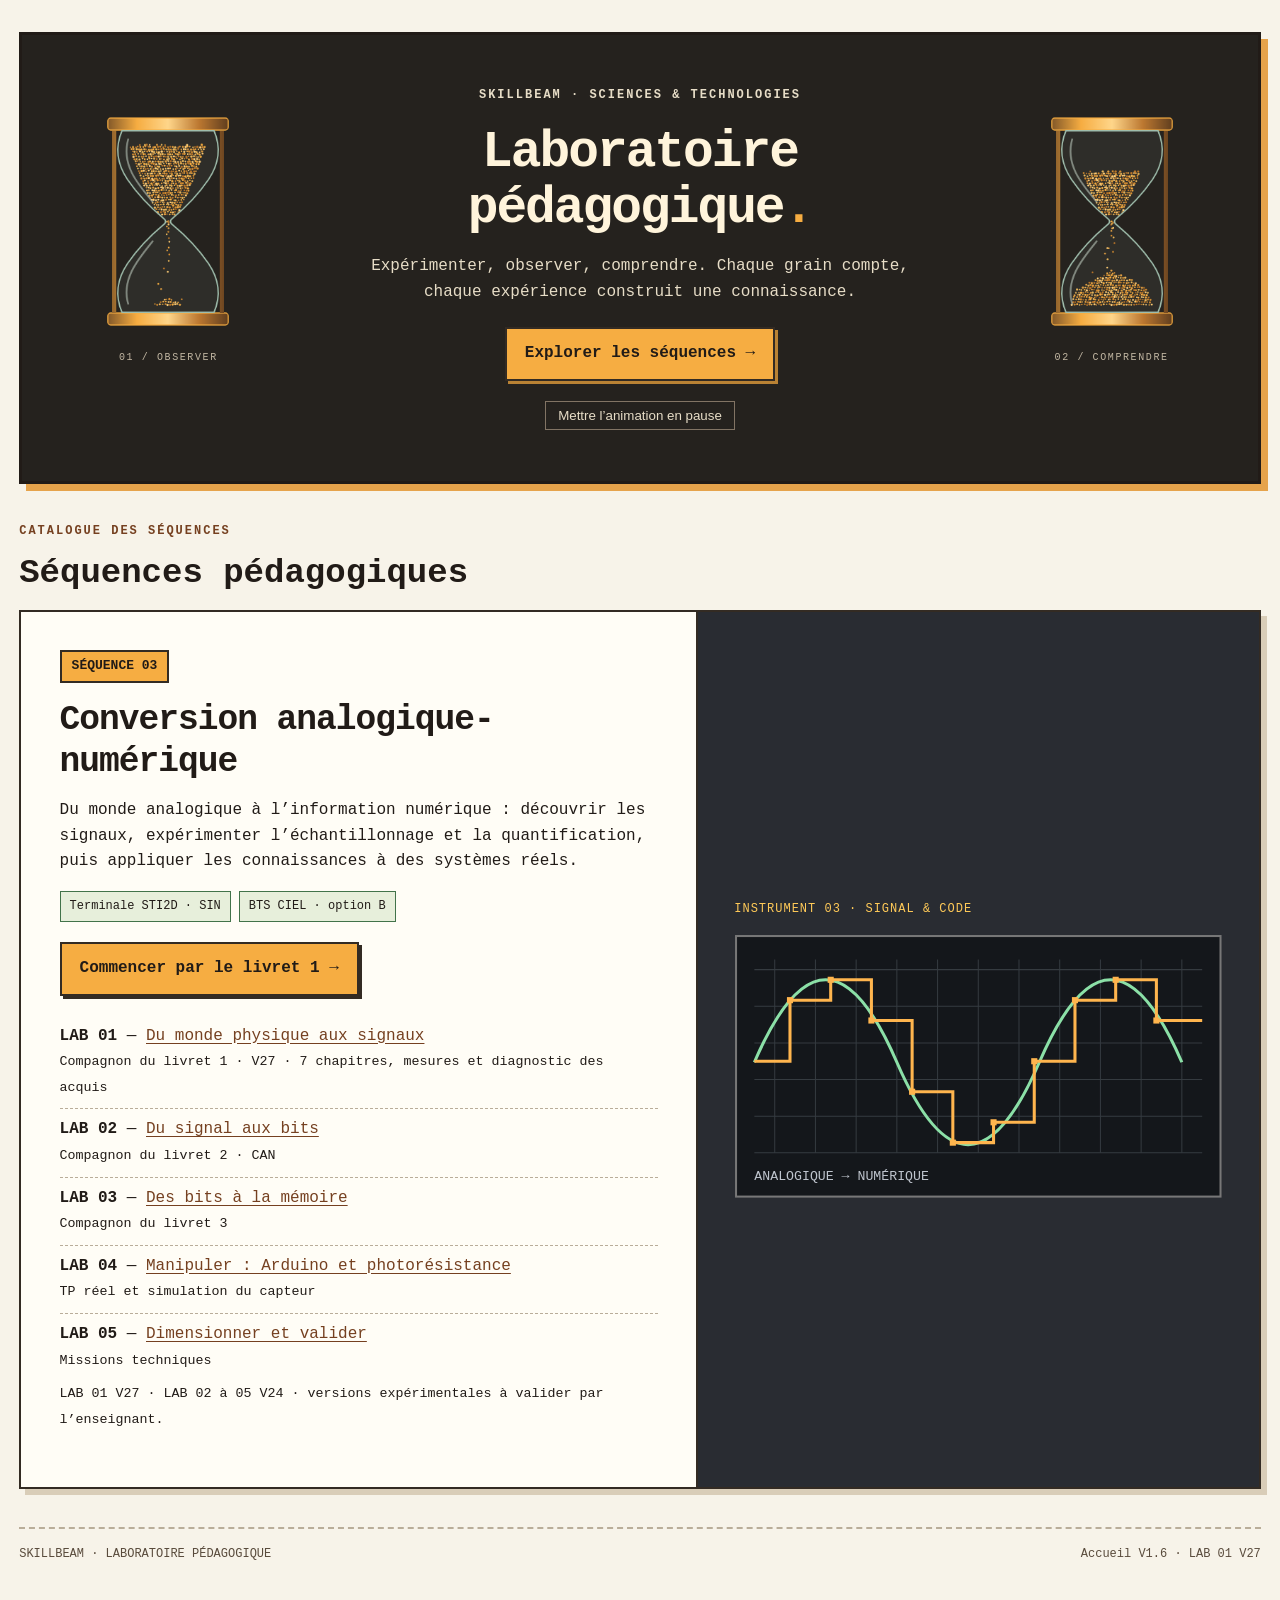
<file: index.html>
<!doctype html>
<html lang="fr">
<head>
<meta charset="utf-8">
<meta name="viewport" content="width=device-width, initial-scale=1">
<title>SkillBeam · Séquences pédagogiques</title>
<style>
:root{--paper:#f7f3e9;--card:#fffdf6;--ink:#211b17;--border:#332b23;--accent:#f6ad42;--green:#42734a}
*{box-sizing:border-box}
body{margin:0 auto;max-width:1800px;padding:clamp(12px,2.5vw,40px);background:var(--paper);color:var(--ink);font:16px/1.6 ui-monospace,"Courier New",monospace}
header{background:#25221e;color:#fff4db;border:3px solid var(--ink);box-shadow:7px 7px 0 #e6a34b;padding:clamp(22px,4vw,56px);position:relative;overflow:hidden}
.eyebrow{font-size:12px;letter-spacing:2px;font-weight:900;color:#ffbc59;margin:0 0 12px}
h1,h2,h3,p{margin-top:0}h1{font-size:clamp(30px,4.5vw,64px);line-height:1.08;letter-spacing:-2px;margin-bottom:16px}h2{font-size:clamp(22px,3vw,34px);line-height:1.2;margin-bottom:16px}h3{font-size:clamp(22px,2.7vw,36px);line-height:1.2;letter-spacing:-1px;margin:16px 0}
header p:last-child{margin:0;max-width:66ch}
main{margin:38px 0}.section-label{color:#754020;font-size:12px;letter-spacing:2px;font-weight:900}
.sequence{display:grid;grid-template-columns:minmax(0,1.2fr) minmax(0,1fr);border:2px solid var(--border);background:var(--card);box-shadow:6px 6px 0 #d9cdb8;max-width:100%;overflow:hidden}
.info{padding:clamp(20px,3vw,44px);min-width:0}
.tag{display:inline-block;background:var(--accent);border:2px solid var(--border);padding:4px 10px;font-size:13px;font-weight:900}
.profiles{display:flex;flex-wrap:wrap;gap:8px;margin:16px 0}.profiles span{background:#e7efdb;border:1px solid var(--green);padding:5px 9px;font-size:12px}
.actions{display:flex;flex-wrap:wrap;gap:12px;margin-top:20px}.btn{display:inline-block;background:var(--accent);border:2px solid var(--border);box-shadow:3px 3px 0 var(--border);padding:12px 18px;color:var(--ink);text-decoration:none;font-weight:900}.btn:hover{background:#ffca72}.btn:focus-visible,a:focus-visible{outline:3px solid #42734a;outline-offset:5px}
.art{display:flex;flex-direction:column;justify-content:center;background:#292c32;color:#fff4db;padding:clamp(15px,3vw,36px);border-left:2px solid var(--border);min-width:0}.art svg{display:block;width:100%;height:auto}.art p{font-size:12px;letter-spacing:1px;color:#ffca58;margin:0 0 14px}
.labs{margin:20px 0 0;padding:0;list-style:none}.labs li{padding:8px 0;border-bottom:1px dashed #b9ad99}.labs li:last-child{border-bottom:0}.labs a{color:#754020;text-underline-offset:3px}
footer{border-top:2px dashed #b9ad99;padding:16px 0;font-size:12px;color:#594b3c;display:flex;justify-content:space-between;gap:12px;flex-wrap:wrap}
@media(max-width:760px){.sequence{grid-template-columns:minmax(0,1fr)}.art{border-left:0;border-top:2px solid var(--border)}.btn{width:100%;text-align:center}h1{letter-spacing:-1px}main{margin:30px 0}}

/* V22.1 — largeur fluide sur ordinateur, règles mobiles inchangées. */
@media screen and (min-width:761px){body{width:100%;max-width:none;margin-inline:0;padding-inline:clamp(12px,1.5vw,24px)}}

/* V1.6 — sabliers granulaires, animation décorative sans dépendance. */
.hero-grid{display:grid;grid-template-columns:minmax(105px,190px) minmax(0,1fr) minmax(105px,190px);align-items:center;gap:clamp(16px,3vw,48px)}
.hero-copy{text-align:center;min-width:0}.hero-copy h1{max-width:22ch;margin:0 auto 18px;font-size:clamp(32px,4vw,70px)}.hero-copy .eyebrow{margin-bottom:20px}.hero-copy>p{margin:0 auto 22px;max-width:60ch;color:#e7ddc7}.hero-copy .btn{display:inline-block;width:auto;text-align:center;box-shadow:3px 3px 0 #b98234}
.hourglass{margin:0;display:grid;justify-items:center;gap:8px;min-width:0}.hourglass canvas{width:100%;max-width:170px;height:auto;display:block}.hourglass figcaption{font-size:10px;letter-spacing:1.6px;color:#c1b6a2;text-align:center}.motion-toggle{position:relative;display:block;margin:20px auto 0;border:1px solid #827464;background:transparent;color:#e7ddc7;padding:6px 12px;font:11px/1.5 inherit;cursor:pointer}.motion-toggle:hover{border-color:#f6ad42}.motion-toggle:focus-visible{outline:2px solid #f6ad42;outline-offset:3px}
@media(max-width:760px){header{padding:24px 12px}.hero-grid{grid-template-columns:minmax(44px,80px) minmax(0,1fr) minmax(44px,80px);gap:8px}.hero-copy h1{font-size:clamp(22px,5.6vw,36px);letter-spacing:-1px}.hero-copy .eyebrow{font-size:9px;letter-spacing:1px;margin-bottom:12px}.hero-copy>p{font-size:12px;line-height:1.5}.hero-copy .btn{font-size:11px;padding:8px;box-shadow:none}.hourglass figcaption{font-size:8px;letter-spacing:0}.motion-toggle{margin-top:12px}.hero-grid .hourglass canvas{max-width:80px}}
@media(prefers-reduced-motion:reduce){.motion-toggle{display:none}}

</style>
</head>
<body>
<header>
<div class="hero-grid">
<figure class="hourglass"><canvas id="sand-left" width="240" height="340" aria-hidden="true"></canvas><figcaption>01 / OBSERVER</figcaption></figure>
<div class="hero-copy"><p class="eyebrow">SKILLBEAM · SCIENCES &amp; TECHNOLOGIES</p><h1>Laboratoire<br>pédagogique<span style="color:#f6ad42">.</span></h1><p>Expérimenter, observer, comprendre. Chaque grain compte, chaque expérience construit une connaissance.</p><a class="btn" href="#sequences">Explorer les séquences →</a></div>
<figure class="hourglass"><canvas id="sand-right" width="240" height="340" aria-hidden="true"></canvas><figcaption>02 / COMPRENDRE</figcaption></figure>
</div><button class="motion-toggle" id="motion-toggle" type="button" aria-pressed="false">Mettre l’animation en pause</button>
</header>
<main id="sequences">
<p class="section-label">CATALOGUE DES SÉQUENCES</p>
<h2>Séquences pédagogiques</h2>
<article class="sequence" aria-labelledby="sequence-3">
<div class="info">
<span class="tag">SÉQUENCE 03</span>
<h3 id="sequence-3">Conversion analogique-numérique</h3>
<p>Du monde analogique à l’information numérique : découvrir les signaux, expérimenter l’échantillonnage et la quantification, puis appliquer les connaissances à des systèmes réels.</p>
<div class="profiles"><span>Terminale STI2D · SIN</span><span>BTS CIEL · option B</span></div>
<div class="actions"><a class="btn" href="signaux.html">Commencer par le livret 1 →</a></div>
<ul class="labs">
<li><strong>LAB 01</strong> — <a href="signaux.html">Du monde physique aux signaux</a><br><small>Compagnon du livret 1 · V27 · 7 chapitres, mesures et diagnostic des acquis</small></li>
<li><strong>LAB 02</strong> — <a href="v22.html">Du signal aux bits</a><br><small>Compagnon du livret 2 · CAN</small></li>
<li><strong>LAB 03</strong> — <a href="stockage.html">Des bits à la mémoire</a><br><small>Compagnon du livret 3</small></li>
<li><strong>LAB 04</strong> — <a href="tp-arduino.html">Manipuler : Arduino et photorésistance</a><br><small>TP réel et simulation du capteur</small></li>
<li><strong>LAB 05</strong> — <a href="annales.html">Dimensionner et valider</a><br><small>Missions techniques</small></li>
</ul><p><small>LAB 01 V27 · LAB 02 à 05 V24 · versions expérimentales à valider par l’enseignant.</small></p>
</div>
<div class="art"><p>INSTRUMENT 03 · SIGNAL &amp; CODE</p>
<svg viewBox="0 0 480 260" role="img" aria-labelledby="signal-title"><title id="signal-title">Illustration stylisée d’un signal analogique échantillonné et quantifié</title>
<rect x="2" y="2" width="476" height="256" fill="#14171b" stroke="#777" stroke-width="2"/>
<g stroke="#353b40" stroke-width="1"><path d="M40 25V215"/><path d="M80 25V215"/><path d="M120 25V215"/><path d="M160 25V215"/><path d="M200 25V215"/><path d="M240 25V215"/><path d="M280 25V215"/><path d="M320 25V215"/><path d="M360 25V215"/><path d="M400 25V215"/><path d="M440 25V215"/><path d="M20 35H460"/><path d="M20 71H460"/><path d="M20 107H460"/><path d="M20 143H460"/><path d="M20 179H460"/><path d="M20 215H460"/></g>
<path d="M20 126 Q55 45 90 45 T160 126 T230 207 T300 126 T370 45 T440 126" fill="none" stroke="#8be0a7" stroke-width="3"/>
<path d="M20 125H55V65H95V45H135V85H175V155H215V205H255V185H295V125H335V65H375V45H415V85H460" fill="none" stroke="#ffb54e" stroke-width="3"/>
<g fill="#ffb54e"><rect x="52" y="62" width="6" height="6"/><rect x="92" y="42" width="6" height="6"/><rect x="132" y="82" width="6" height="6"/><rect x="172" y="152" width="6" height="6"/><rect x="212" y="202" width="6" height="6"/><rect x="252" y="182" width="6" height="6"/><rect x="292" y="122" width="6" height="6"/><rect x="332" y="62" width="6" height="6"/><rect x="372" y="42" width="6" height="6"/><rect x="412" y="82" width="6" height="6"/></g>
<text x="20" y="242" fill="#bfc5ce" font-size="13" font-family="monospace">ANALOGIQUE → NUMÉRIQUE</text>
</svg></div></article>
</main>
<footer><span>SKILLBEAM · LABORATOIRE PÉDAGOGIQUE</span><span>Accueil V1.6 · LAB 01 V27</span></footer>

<script>
(()=> {
"use strict";
const W=240,H=340,N=640,dropTime=.64,flow=31,drain=N/flow,turn=.85,hold=1.1,cycle=drain+dropTime+hold+turn;
const reduced=matchMedia("(prefers-reduced-motion: reduce)");
const sandColors=["#d48c31","#e3a042","#f6ad42","#ffcd77","#bb7629","#e9b65b"];
function rng(seed){return ()=>{seed=(Math.imul(seed,1664525)+1013904223)>>>0;return seed/4294967296}}
function bulbHalf(y){if(y<42||y>298)return 0;const z=Math.abs(y-170);return Math.min(64,5+59*Math.pow(z/128,.67))}
function makePile(seed,upper){
 const rand=rng(seed),pts=[];
 for(let y=upper?160:287;upper?y>=47:y>=180;y-=3.4){
   const half=bulbHalf(y)-4;
   for(let x=120-half;x<=120+half;x+=3.5){
     const px=x+(rand()-.5)*1.5,py=y+(rand()-.5)*1.5;
     // Lower pile has a central apex; upper chamber drains from its surface.
     pts.push({x:px,y:py,c:sandColors[Math.floor(rand()*sandColors.length)],r:1.05+rand()*.65,order:upper?-py:-py+Math.abs(px-120)*.55});
   }
 }
 pts.sort((a,b)=>a.order-b.order);return pts.slice(0,N);
}
const upper=makePile(12,true),lower=makePile(83,false);
const glass=new Path2D("M 55 42 Q 40 77 63 111 Q 83 140 113 165 Q 120 170 113 175 Q 83 200 63 229 Q 40 263 55 298 L185 298 Q200 263 177 229 Q157 200 127 175 Q120 170 127 165 Q157 140 177 111 Q200 77 185 42 Z");
function draw(ctx,t){
 ctx.clearRect(0,0,W,H);ctx.save();ctx.translate(120,170);
 const phase=t%cycle,number=Math.floor(t/cycle);
 const rotation=phase>cycle-turn?Math.PI*Math.min(1,(phase-(cycle-turn))/turn):0;
 // Rotate only at the end of each cycle, reset orientation while the glass is symmetric.
 ctx.rotate(rotation);ctx.translate(-120,-170);
 const frame=ctx.createLinearGradient(36,0,204,0);
 frame.addColorStop(0,"#865b2a");frame.addColorStop(.24,"#f6ad42");frame.addColorStop(.5,"#ffd68a");frame.addColorStop(.76,"#bc7831");frame.addColorStop(1,"#63401f");
 ctx.fillStyle=frame;ctx.strokeStyle="#f6ad42";ctx.lineWidth=1.5;
 for(const y of [24,299]){ctx.beginPath();ctx.roundRect(35,y,170,17,4);ctx.fill();ctx.stroke();ctx.fillRect(50,y+5,140,2)}
 for(const x of [44,196]){ctx.fillStyle=frame;ctx.fillRect(x-3,42,6,257)}
 ctx.fillStyle="rgba(182,213,198,.065)";ctx.fill(glass);
 ctx.save();ctx.clip(glass);
 const released=Math.min(N,Math.floor(phase*flow)),arrived=Math.min(N,Math.max(0,Math.floor((phase-dropTime)*flow)));
 function dot(p,x=p.x,y=p.y){ctx.beginPath();ctx.fillStyle=p.c;ctx.arc(x,y,p.r,0,Math.PI*2);ctx.fill()}
 for(let i=0;i<N-released&&i<upper.length;i++)dot(upper[i]);
 for(let i=0;i<arrived&&i<lower.length;i++)dot(lower[i]);
 // Each released grain has its own trajectory, color and travel time.
 for(let i=arrived;i<released;i++){
   const age=phase-i/flow;
   if(age<0||age>dropTime)continue;
   const q=age/dropTime,target=lower[i]||{x:120,y:284};
   const x=120+Math.sin(i*2.39+q*7)*1.5+(target.x-120)*Math.pow(q,4);
   const y=169+(target.y-169)*q*q;
   dot({x,y,c:sandColors[i%sandColors.length],r:1.25},x,y);
 }
 ctx.restore();
 ctx.strokeStyle="#9fbdac";ctx.lineWidth=2;ctx.stroke(glass);
 ctx.strokeStyle="rgba(233,250,237,.45)";ctx.lineWidth=2.5;
 ctx.beginPath();ctx.moveTo(64,53);ctx.bezierCurveTo(53,91,79,119,99,143);ctx.moveTo(64,287);ctx.bezierCurveTo(53,251,79,222,99,197);ctx.stroke();
 ctx.restore();
}
const canvases=["sand-left","sand-right"].map(id=>document.getElementById(id)).filter(Boolean);
const contexts=canvases.map(c=>c.getContext("2d"));
const button=document.getElementById("motion-toggle");let elapsed=0,previous=null,paused=reduced.matches;
function render(){contexts.forEach((c,i)=>{if(c)draw(c,elapsed+(i?cycle*.42:0))})}
function frame(now){if(previous!==null&&!paused&&!document.hidden)elapsed+=Math.min(.06,(now-previous)/1000);previous=now;if(!paused&&!document.hidden)render();requestAnimationFrame(frame)}
function setPaused(value){paused=value;button.setAttribute("aria-pressed",String(paused));button.textContent=paused?"Reprendre l’animation":"Mettre l’animation en pause";render()}
button.addEventListener("click",()=>setPaused(!paused));reduced.addEventListener("change",()=>setPaused(reduced.matches));
render();requestAnimationFrame(frame);
})();
</script>
</body></html>
</file>
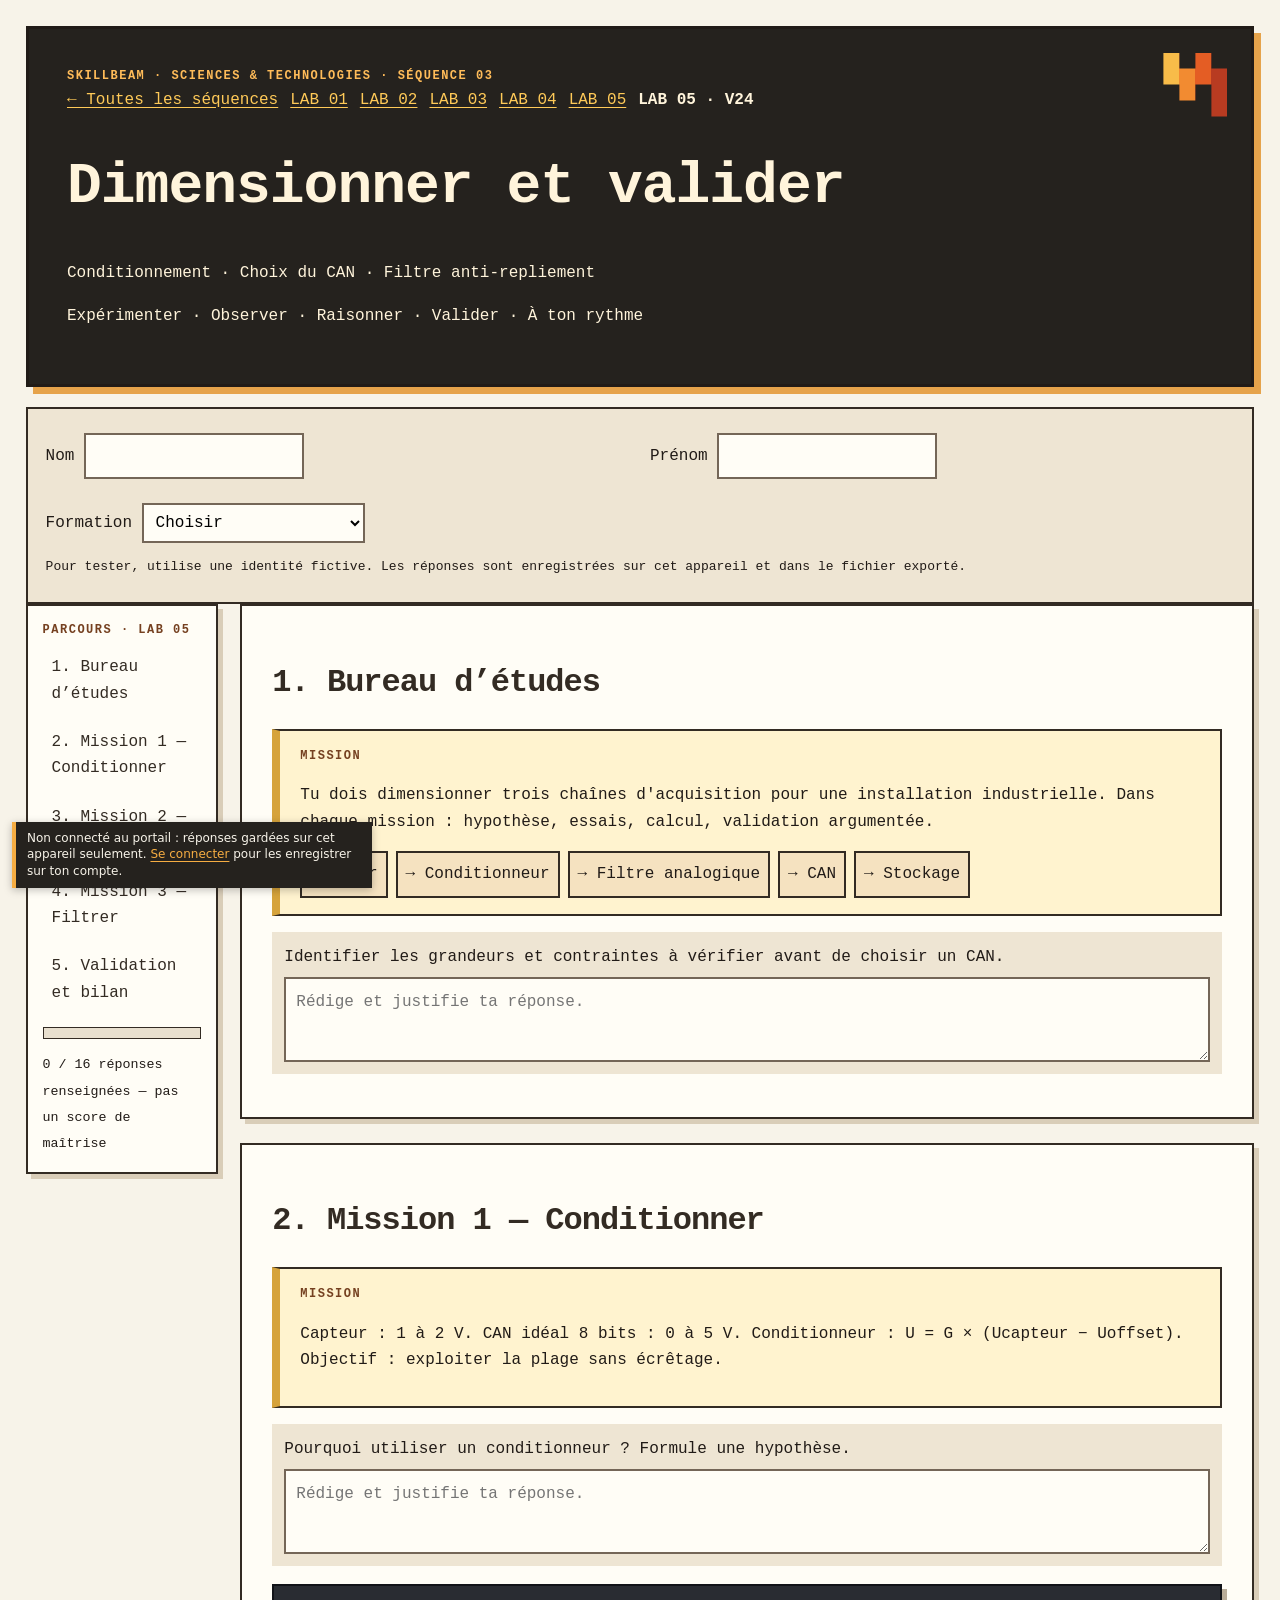
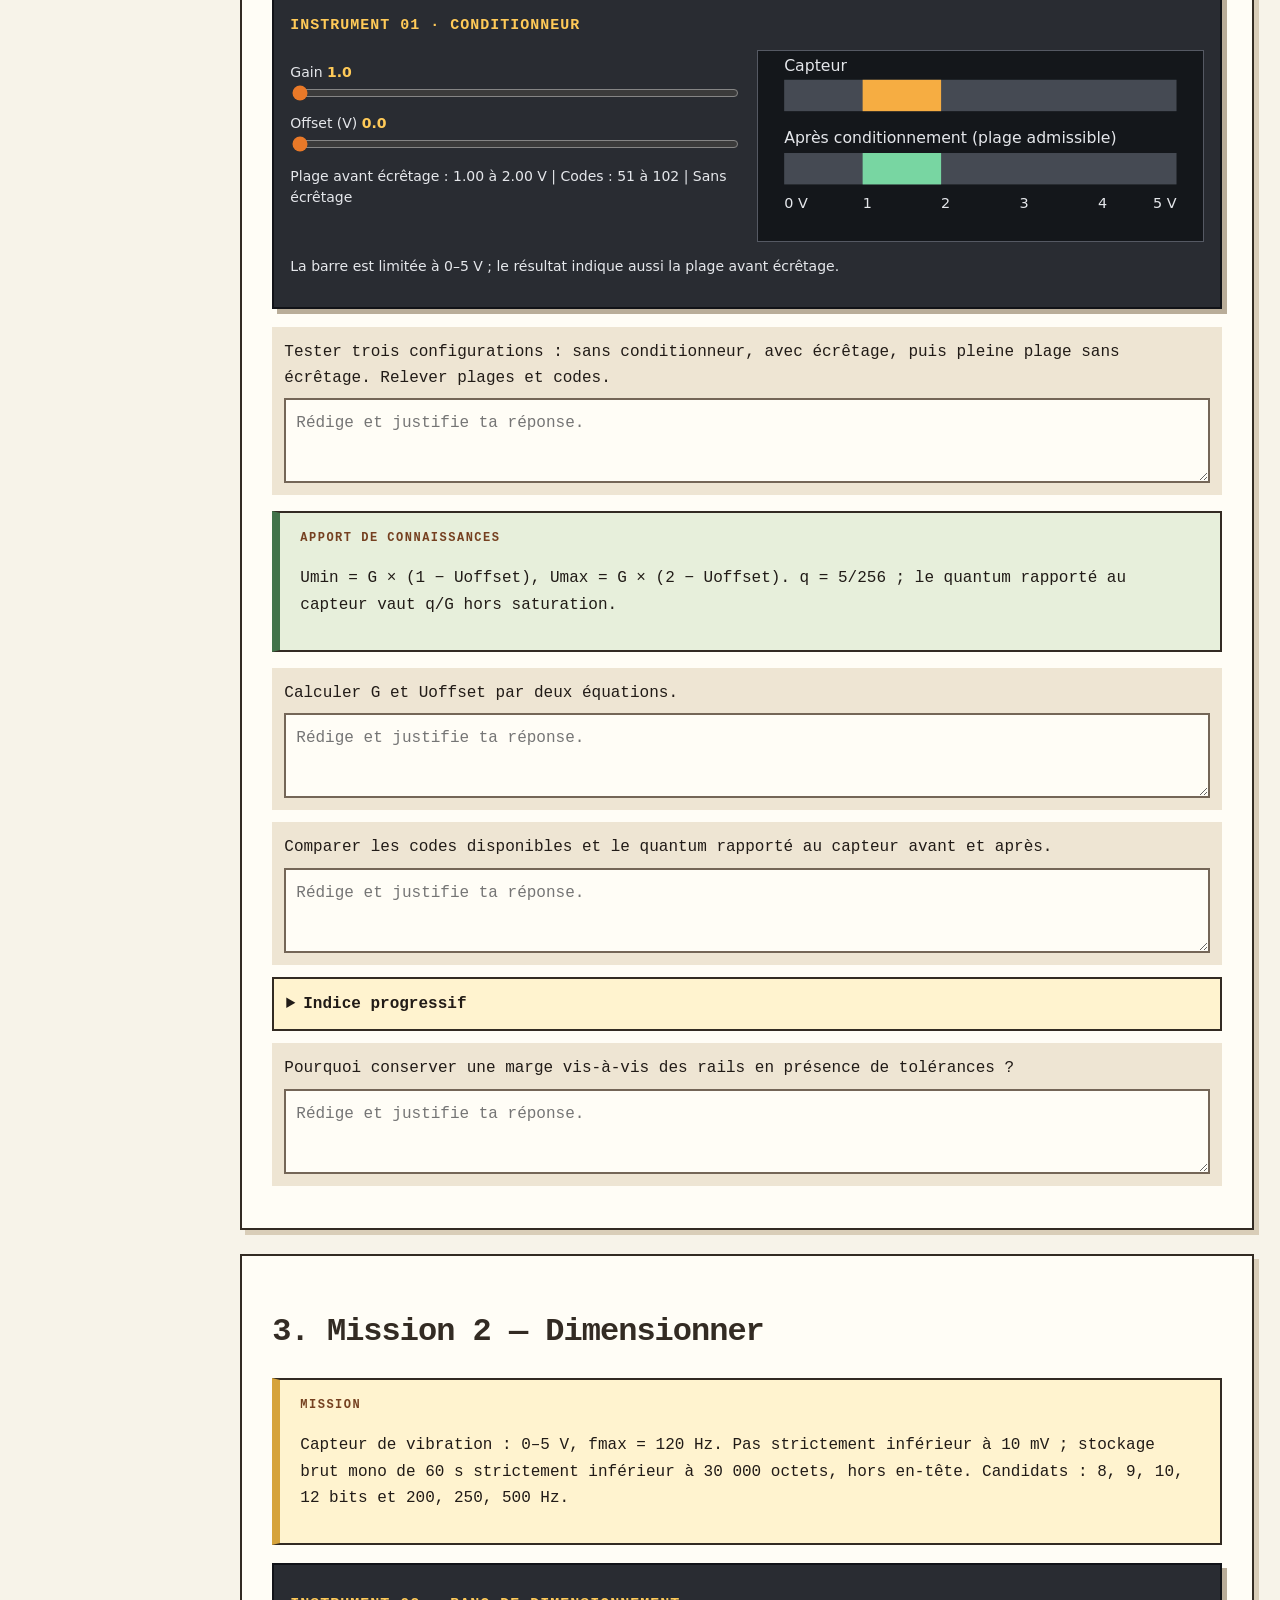
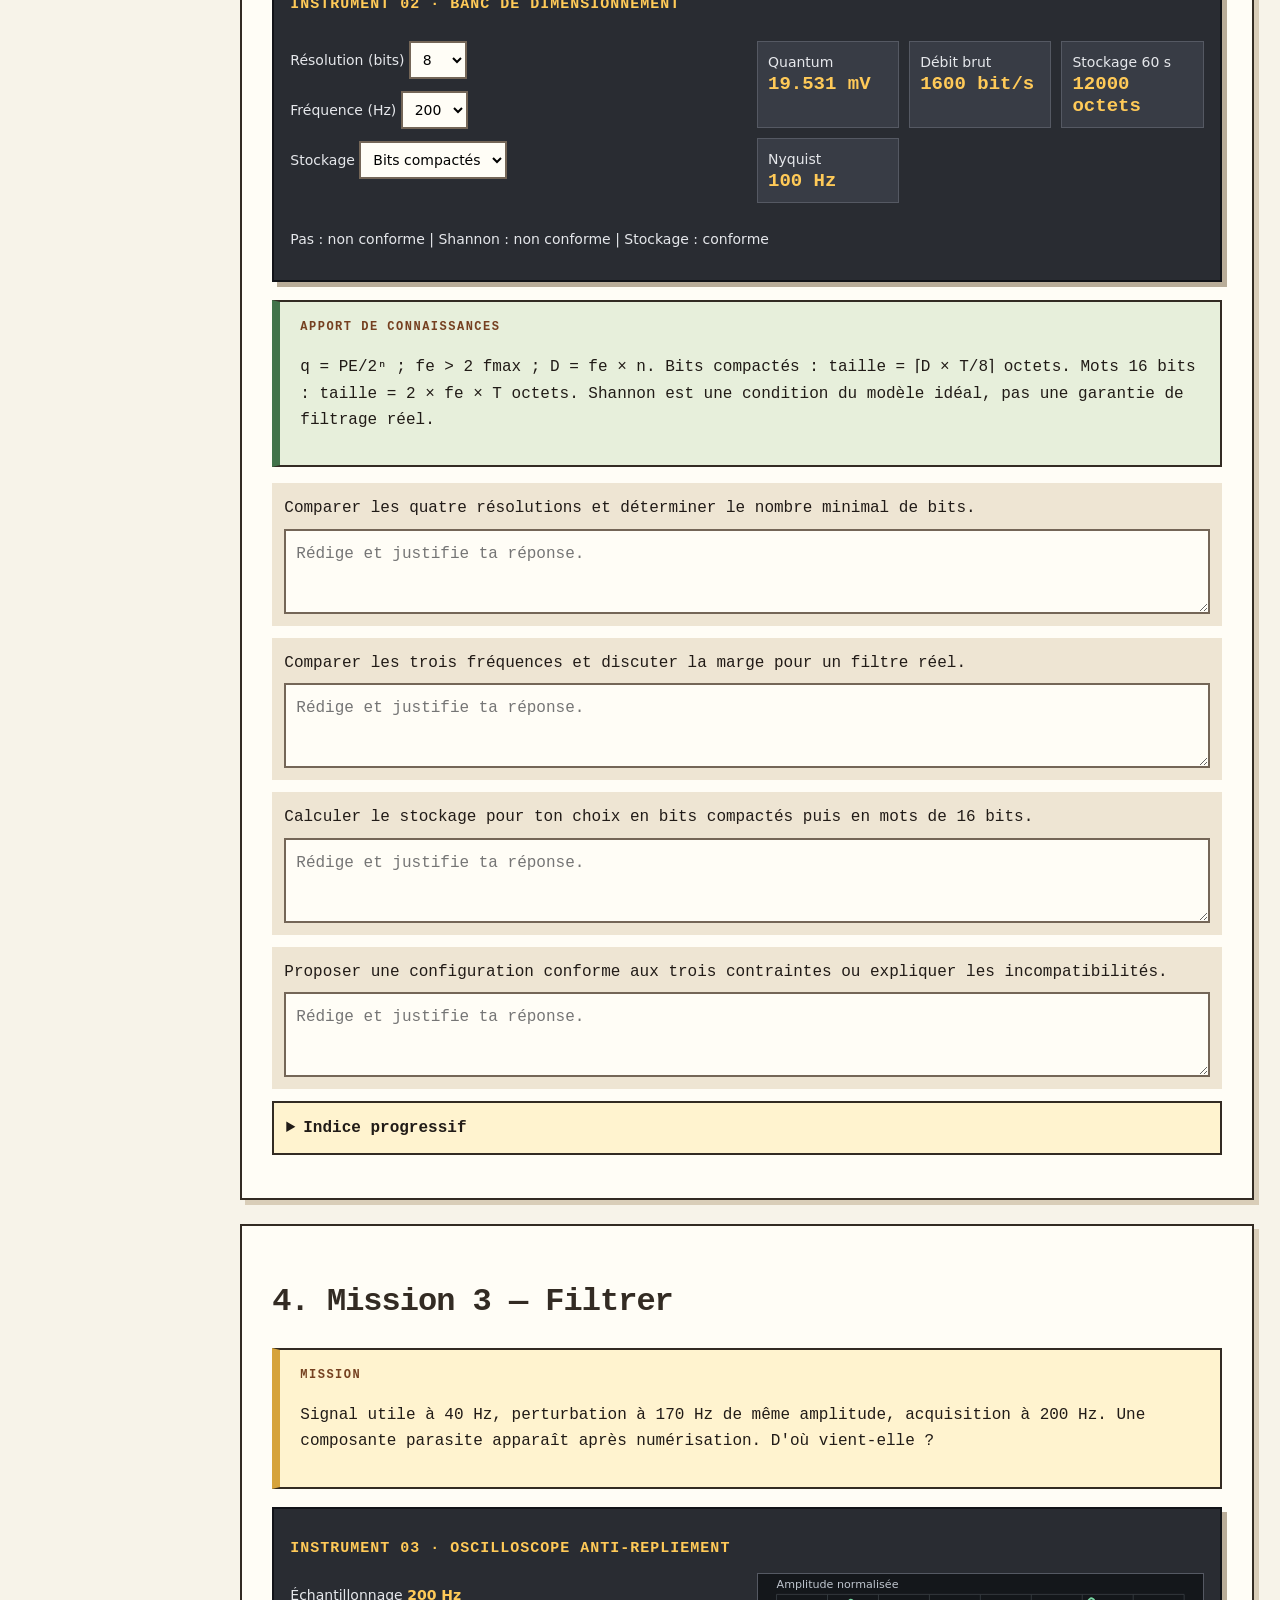
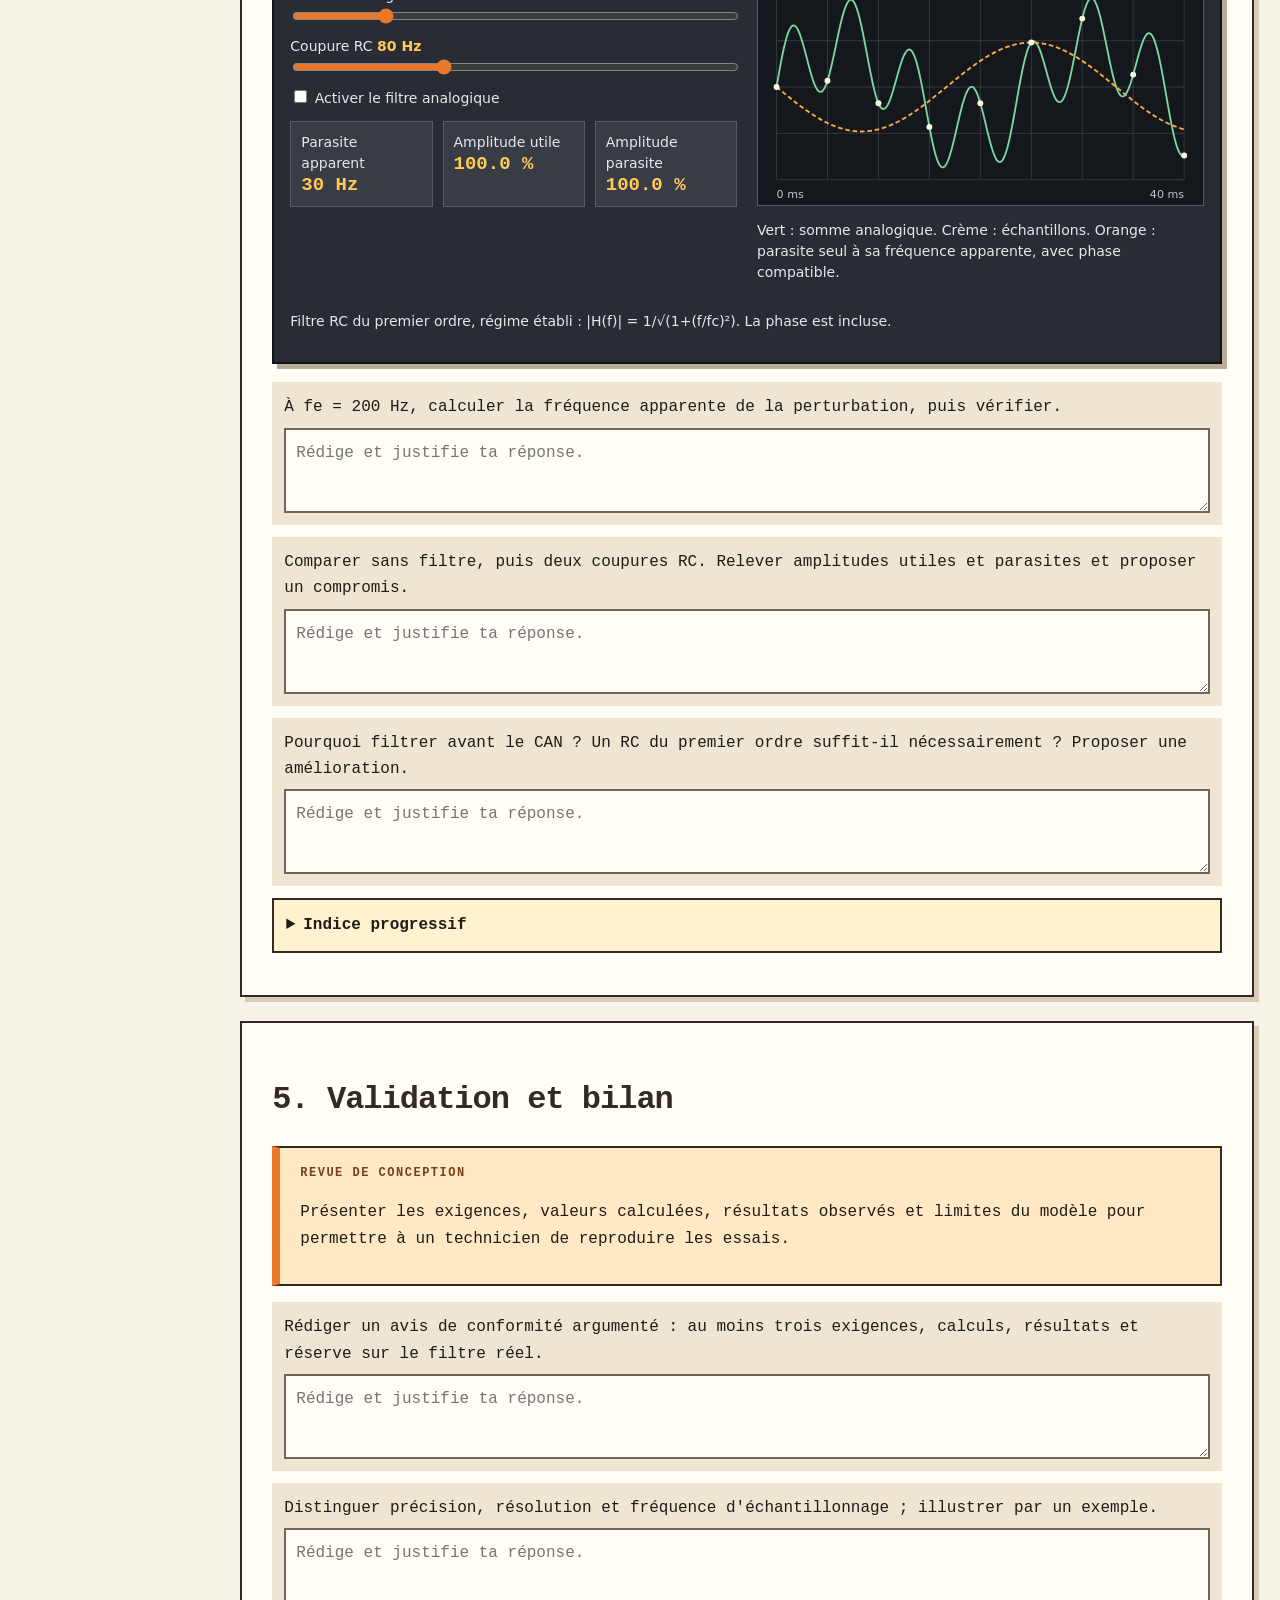
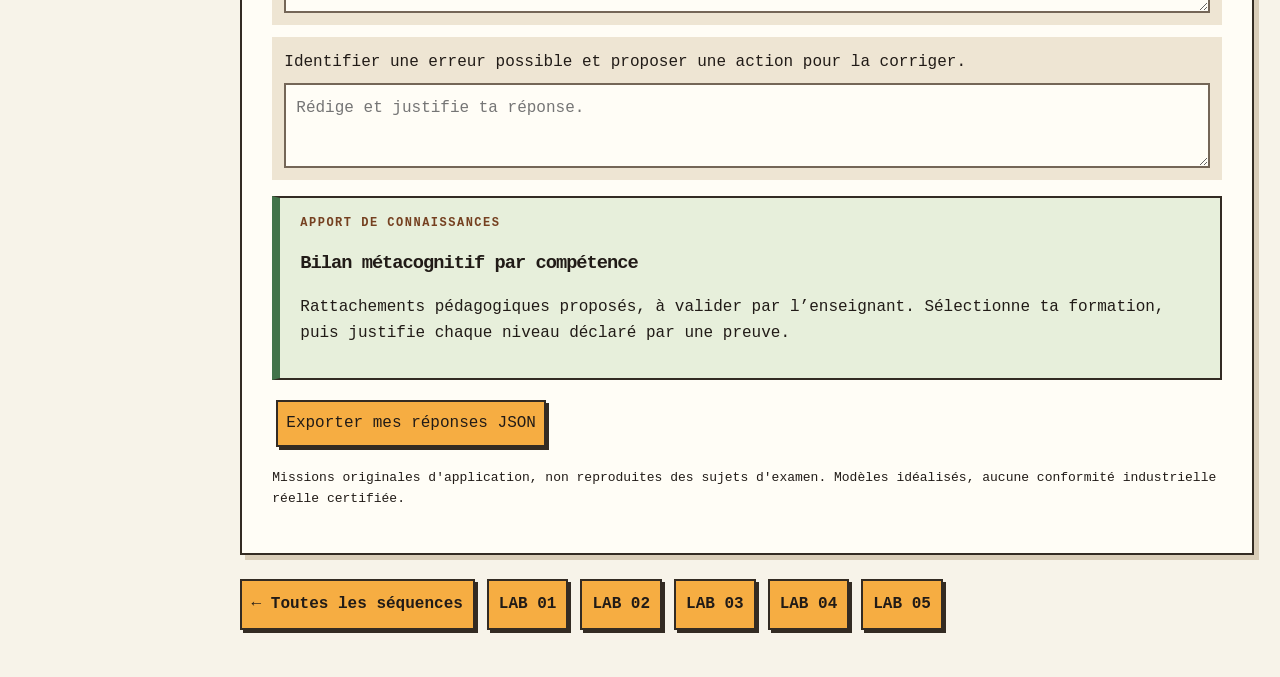
<file: annales.html>
<!doctype html><html lang="fr"><head><meta charset="utf-8"><meta name="viewport" content="width=device-width, initial-scale=1"><title>CAN LAB 05 — Dimensionner et valider</title><style>*{box-sizing:border-box}body{margin:0;width:100%;max-width:none;padding:clamp(12px,2vw,28px);font:16px/1.65 ui-monospace,"Courier New",monospace;background:#f7f3e9;color:#211b17}.hero{padding:clamp(20px,3vw,42px);margin-bottom:20px}.hero nav{display:flex;flex-wrap:wrap;gap:12px;padding-right:70px}.hero a{color:#ffca58}.eyebrow,.tag{font-size:12px;font-weight:bold;letter-spacing:1.5px}.workspace{display:grid;grid-template-columns:clamp(180px,15vw,240px) minmax(0,1fr);gap:22px;align-items:start}.workspace>main{min-width:0}.sidebar{position:sticky;top:12px;padding:15px}.sidebar a{display:block;padding:8px;margin:4px 0;text-decoration:none}.sidebar a:hover{background:#f6ad42}.workspace section{margin:0 0 24px;padding:clamp(16px,2.4vw,34px);scroll-margin-top:12px}.knowledge,.example,.mission,.lesson{padding:16px 20px;margin:16px 0}.split{display:grid;grid-template-columns:repeat(2,minmax(0,1fr));gap:20px;align-items:start}.split>*{min-width:0}h1,h2,h3{line-height:1.2}h2{font-size:clamp(22px,2.5vw,32px)}label{display:block;margin:12px 0}textarea{display:block;width:100%;min-height:85px;padding:10px;margin-top:7px;font:inherit;resize:vertical}input,select,button{max-width:100%;font:inherit;padding:8px}input[type=range]{display:block;width:100%;padding:0}select{background:#fffdf6;border:2px solid #746657}button{margin:4px;cursor:pointer}a{color:#754020;text-underline-offset:3px}a:focus-visible,button:focus-visible,input:focus-visible,textarea:focus-visible,select:focus-visible{outline:3px solid #42734a;outline-offset:3px}pre{overflow:auto;background:#292c32;color:#e7efdb;padding:16px}svg,canvas{display:block;width:100%;height:auto}table{width:100%;border-collapse:collapse}th,td{padding:8px;border:1px solid #746657;text-align:left}th{background:#eee5d3}td input{width:100%;min-width:0}.table-scroll{overflow:auto}.instrument{background:#292c32;color:#e5e7eb;border:2px solid #111318;box-shadow:5px 5px 0 #b9ad99;margin:18px 0;padding:16px;font:14px/1.5 system-ui,sans-serif}.instrument h3{color:#ffca58;letter-spacing:1px;font-size:15px}.instrument svg,.instrument canvas{background:#14171b;border:1px solid #555963}.instrument output{color:#ffca58;font-weight:bold}.metrics{display:grid;grid-template-columns:repeat(auto-fit,minmax(135px,1fr));gap:10px;margin:12px 0}.metrics div{padding:10px;background:#383c45;border:1px solid #555963}.metrics output{display:block;font:700 19px monospace}.chain{display:flex;flex-wrap:wrap;gap:8px}.chain span{background:#f5e2c0;border:2px solid #332b23;padding:8px}.note{font-size:13px}.progress{overflow:hidden;margin:12px 0}.progress i{display:block;height:100%;width:0}.skill{border-left:6px solid #42734a;background:#e7efdb;padding:12px 16px;margin:10px 0}.skill[hidden]{display:none}details{background:#fff3cf;border:2px solid #332b23;padding:12px;margin:12px 0}summary{cursor:pointer;font-weight:bold}.footer-nav{display:flex;gap:12px;flex-wrap:wrap;margin:22px 0}.footer-nav a{background:#f6ad42;border:2px solid #332b23;padding:10px;box-shadow:3px 3px 0 #332b23;color:#211b17;font-weight:bold;text-decoration:none}@media(max-width:760px){body{padding:10px}.workspace{display:block}.sidebar{position:static;margin-bottom:18px}.sidebar a{display:inline-block;font-size:12px;padding:6px}.split{grid-template-columns:1fr}.hero nav{padding-right:30px}.workspace section{padding:15px}.table-scroll table{min-width:550px}.metrics{grid-template-columns:repeat(2,minmax(0,1fr))}.metrics output{font-size:16px}}

:root{--ink:#211b17;--purple:#a34b20;--green:#42734a}body{background:#f7f3e9;color:#211b17;font-family:ui-monospace,"Courier New",monospace;line-height:1.65}h1,h2,h3{font-family:ui-monospace,"Courier New",monospace;letter-spacing:-1px;font-weight:900}h1{font-size:clamp(28px,5vw,58px)}.hero{background:#25221e;color:#fff4db;border:3px solid #211b17;border-radius:0;box-shadow:7px 7px 0 #e6a34b;position:relative}.hero:after{content:"";position:absolute;right:24px;top:24px;width:64px;height:64px;background:linear-gradient(90deg,#f8bc49 25%,#f28b31 25% 50%,#e45d24 50% 75%,#b83b21 75%);clip-path:polygon(0 0,25% 0,25% 25%,50% 25%,50% 0,75% 0,75% 25%,100% 25%,100% 100%,75% 100%,75% 50%,50% 50%,50% 75%,25% 75%,25% 50%,0 50%)}.eyebrow{color:#ffbc59}.hero svg{border:0;background:transparent}.sidebar,.workspace section,.teacher,.adc-demo,.video-panel{border:2px solid #332b23;border-radius:0;box-shadow:5px 5px 0 #d9cdb8;background:#fffdf6}.sidebar a{border-radius:0;border:1px solid transparent;color:#332b23}.sidebar a.active{background:#f6ad42;color:#211b17;border:2px solid #332b23;box-shadow:3px 3px 0 #332b23}.nav{border-radius:0}.progress{border:1px solid #332b23;border-radius:0;background:#e8dfce;height:12px}.progress i{background:repeating-linear-gradient(90deg,#e97928 0 12px,#f8ad43 12px 15px)}button{border:2px solid #332b23;border-radius:0;background:#f6ad42;color:#211b17;box-shadow:3px 3px 0 #332b23;font-family:inherit}button:active{transform:translate(2px,2px);box-shadow:1px 1px 0 #332b23}button:disabled{opacity:.45}.knowledge,.example,.mission,.lesson{border-radius:0;border:2px solid #332b23;border-left-width:8px}.knowledge,.lesson{background:#e7efdb;border-left-color:#42734a}.example{background:#ffe9c5;border-left-color:#e97928}.mission{background:#fff3cf;border-left-color:#d6a33b}.tag{color:#754020}h2{color:#332b23}math{background:#f9e7cc;border:2px solid #332b23;border-radius:0;color:#211b17}textarea,input:not([type=range]){border:2px solid #746657;border-radius:0;background:#fffdf6}input[type=range]{accent-color:#e97928}.workspace svg[id]{border:5px solid #332b23;border-radius:0;background:#172a25}.visuals figure,.visuals svg,.bits span,.adc-metrics div{border-radius:0}.visuals figure{border:2px solid #332b23}.bits span.on{background:#e97928;color:#211b17}.bits span{border:1px solid #332b23}.identity{background:#eee5d3;padding:12px 18px;border:2px solid #332b23}.workspace section>label{border-radius:0;background:#eee5d3}.questions-title{border-top:2px dashed #746657}.pixel-label{display:inline-block;background:#f6ad42;color:#211b17;border:2px solid #332b23;padding:4px 10px;font-size:12px;font-weight:bold;margin-bottom:12px}@media(max-width:600px){.hero:after{width:30px;height:30px;right:10px;top:10px}.hero{padding:22px 14px}.eyebrow{max-width:80%}}


.scope{background:#292c32;color:#e5e7eb;border:2px solid #111318;box-shadow:5px 5px 0 #b9ad99;margin:22px 0;font:13px system-ui,sans-serif}.scope-head{display:flex;align-items:center;justify-content:space-between;background:#383c45;padding:12px;border-bottom:1px solid #555963}.scope-head b{letter-spacing:1px;color:#ffca58}.scope-body{display:grid;grid-template-columns:minmax(0,1fr) 155px;gap:8px;padding:10px}.scope-screen{background:#14171b;min-width:0;padding:6px}.scope-screen svg{width:100%;display:block;background:#14171b!important;border:0!important;margin:0!important}.scope-screen svg text{fill:#bfc5ce!important}.scope-panel{background:#333740;padding:10px;display:flex;flex-direction:column;gap:10px}.scope-panel label{display:block;color:#ddd;font-size:11px}.scope-panel input{width:100%;accent-color:#f6c453}.scope-panel output{display:block;font:700 15px monospace;color:#ffcf68}.scope-panel button{background:#454a53;color:white;border:1px solid #777;box-shadow:none;padding:6px;font-size:12px}.scope-panel button.running{background:#b4e9ad;color:#162d17}.scope-foot{display:flex;gap:15px;flex-wrap:wrap;background:#383c45;padding:9px 12px;font:12px monospace}.scope-led{color:#a5ed8b}.scope-legend{display:flex;gap:12px;flex-wrap:wrap;padding:7px;color:#ddd;font-size:11px}.scope-legend span:before{content:"";display:inline-block;width:12px;height:3px;background:var(--ch);vertical-align:middle;margin-right:5px}@media(max-width:650px){.scope-body{grid-template-columns:1fr}.scope-panel{display:grid;grid-template-columns:1fr 1fr}.scope-foot{gap:8px}}

body{width:100%;max-width:none}.hero a{color:#ffca58}.workspace section{border-top:2px solid #332b23}.workspace section>label{padding:12px}.instrument svg[id]{border:1px solid #555963;background:#14171b}.skill[hidden]{display:none}</style></head><body><header class="hero"><div class="eyebrow">SKILLBEAM · SCIENCES & TECHNOLOGIES · SÉQUENCE 03</div><nav aria-label="Navigation"><a href="index.html">← Toutes les séquences</a><a href="signaux.html">LAB 01</a><a href="v22.html">LAB 02</a><a href="stockage.html">LAB 03</a><a href="tp-arduino.html">LAB 04</a><a href="annales.html">LAB 05</a><strong>LAB 05 · V24</strong></nav><h1>Dimensionner et valider</h1><p>Conditionnement · Choix du CAN · Filtre anti-repliement</p><p>Expérimenter · Observer · Raisonner · Valider · À ton rythme</p></header><div class="identity"><div class="split"><label>Nom <input id="nom"></label><label>Prénom <input id="prenom"></label></div><label>Formation <select id="formation"><option value="">Choisir</option><option>Terminale STI2D SIN</option><option>BTS CIEL B</option></select></label><p class="note">Pour tester, utilise une identité fictive. Les réponses sont enregistrées sur cet appareil et dans le fichier exporté.</p></div><div class="workspace"><aside class="sidebar"><div class="tag">PARCOURS · LAB 05</div><nav aria-label="Étapes"><a href="#etape-1">1. Bureau d’études</a><a href="#etape-2">2. Mission 1 — Conditionner</a><a href="#etape-3">3. Mission 2 — Dimensionner</a><a href="#etape-4">4. Mission 3 — Filtrer</a><a href="#etape-5">5. Validation et bilan</a></nav><div class="progress" aria-hidden="true"><i id="progress-lab"></i></div><small id="progress-text"></small></aside><main><section id="etape-1"><h2>1. Bureau d’études</h2><div class="mission"><div class="tag">MISSION</div><p>Tu dois dimensionner trois chaînes d'acquisition pour une installation industrielle. Dans chaque mission : hypothèse, essais, calcul, validation argumentée.</p><div class='chain'><span>Capteur</span><span>→ Conditionneur</span><span>→ Filtre analogique</span><span>→ CAN</span><span>→ Stockage</span></div></div><label for="dim_specs">Identifier les grandeurs et contraintes à vérifier avant de choisir un CAN.<textarea id="dim_specs" placeholder="Rédige et justifie ta réponse."></textarea></label></section><section id="etape-2"><h2>2. Mission 1 — Conditionner</h2><div class="mission"><div class="tag">MISSION</div><p>Capteur : 1 à 2 V. CAN idéal 8 bits : 0 à 5 V. Conditionneur : U = G × (Ucapteur − Uoffset). Objectif : exploiter la plage sans écrêtage.</p></div><label for="hyp">Pourquoi utiliser un conditionneur ? Formule une hypothèse.<textarea id="hyp" placeholder="Rédige et justifie ta réponse."></textarea></label><div class="instrument"><h3>INSTRUMENT 01 · CONDITIONNEUR</h3><div class="split"><div><label>Gain <output id="go"></output><input id="gain" type="range" min="1" max="6" step=".1" value="1"></label><label>Offset (V) <output id="oo"></output><input id="offset" type="range" min="0" max="1.5" step=".1" value="0"></label><p id="result" role="status"></p></div><svg fill="#e5e7eb" viewBox="0 0 340 145" role="img" aria-label="Comparaison des plages de tension"><text x="20" y="15" font-size="12">Capteur</text><rect x="20" y="22" width="300" height="24" fill="#454a53"/><rect x="80" y="22" width="60" height="24" fill="#f6ad42"/><text x="20" y="70" font-size="12">Après conditionnement (plage admissible)</text><rect x="20" y="78" width="300" height="24" fill="#454a53"/><rect id="bar" x="80" y="78" width="60" height="24" fill="#78d6a2"/><g font-size="11"><text x="20" y="120">0 V</text><text x="80" y="120">1</text><text x="140" y="120">2</text><text x="200" y="120">3</text><text x="260" y="120">4</text><text x="320" y="120" text-anchor="end">5 V</text></g></svg></div><p>La barre est limitée à 0–5 V ; le résultat indique aussi la plage avant écrêtage.</p></div><label for="dim_cond_trials">Tester trois configurations : sans conditionneur, avec écrêtage, puis pleine plage sans écrêtage. Relever plages et codes.<textarea id="dim_cond_trials" placeholder="Rédige et justifie ta réponse."></textarea></label><div class="knowledge"><div class="tag">APPORT DE CONNAISSANCES</div><p>Umin = G × (1 − Uoffset), Umax = G × (2 − Uoffset). q = 5/256 ; le quantum rapporté au capteur vaut q/G hors saturation.</p></div><label for="gain_calc">Calculer G et Uoffset par deux équations.<textarea id="gain_calc" placeholder="Rédige et justifie ta réponse."></textarea></label><label for="codes">Comparer les codes disponibles et le quantum rapporté au capteur avant et après.<textarea id="codes" placeholder="Rédige et justifie ta réponse."></textarea></label><details><summary>Indice progressif</summary>Soustraire les deux équations pour éliminer l'offset.</details><label for="dim_margin">Pourquoi conserver une marge vis-à-vis des rails en présence de tolérances ?<textarea id="dim_margin" placeholder="Rédige et justifie ta réponse."></textarea></label></section><section id="etape-3"><h2>3. Mission 2 — Dimensionner</h2><div class="mission"><div class="tag">MISSION</div><p>Capteur de vibration : 0–5 V, fmax = 120 Hz. Pas strictement inférieur à 10 mV ; stockage brut mono de 60 s strictement inférieur à 30 000 octets, hors en-tête. Candidats : 8, 9, 10, 12 bits et 200, 250, 500 Hz.</p></div><div class="instrument"><h3>INSTRUMENT 02 · BANC DE DIMENSIONNEMENT</h3><div class="split"><div><label>Résolution (bits) <select id="dim-bits"><option>8</option><option>9</option><option>10</option><option>12</option></select></label><label>Fréquence (Hz) <select id="dim-fe"><option>200</option><option>250</option><option>500</option></select></label><label>Stockage <select id="dim-pack"><option value="packed">Bits compactés</option><option value="word">Mots de 16 bits</option></select></label></div><div class="metrics"><div>Quantum<output id="dim-q"></output></div><div>Débit brut<output id="dim-d"></output></div><div>Stockage 60 s<output id="dim-s"></output></div><div>Nyquist<output id="dim-n"></output></div></div></div><p id="dim-result" role="status"></p></div><div class="knowledge"><div class="tag">APPORT DE CONNAISSANCES</div><p>q = PE/2ⁿ ; fe &gt; 2 fmax ; D = fe × n. Bits compactés : taille = ⌈D × T/8⌉ octets. Mots 16 bits : taille = 2 × fe × T octets. Shannon est une condition du modèle idéal, pas une garantie de filtrage réel.</p></div><label for="resolution">Comparer les quatre résolutions et déterminer le nombre minimal de bits.<textarea id="resolution" placeholder="Rédige et justifie ta réponse."></textarea></label><label for="sampling">Comparer les trois fréquences et discuter la marge pour un filtre réel.<textarea id="sampling" placeholder="Rédige et justifie ta réponse."></textarea></label><label for="storage">Calculer le stockage pour ton choix en bits compactés puis en mots de 16 bits.<textarea id="storage" placeholder="Rédige et justifie ta réponse."></textarea></label><label for="validation">Proposer une configuration conforme aux trois contraintes ou expliquer les incompatibilités.<textarea id="validation" placeholder="Rédige et justifie ta réponse."></textarea></label><details><summary>Indice progressif</summary>Une valeur égale à une limite ne satisfait pas une inégalité stricte.</details></section><section id="etape-4"><h2>4. Mission 3 — Filtrer</h2><div class="mission"><div class="tag">MISSION</div><p>Signal utile à 40 Hz, perturbation à 170 Hz de même amplitude, acquisition à 200 Hz. Une composante parasite apparaît après numérisation. D'où vient-elle ?</p></div><div class="instrument"><h3>INSTRUMENT 03 · OSCILLOSCOPE ANTI-REPLIEMENT</h3><div class="split"><div><label>Échantillonnage <output id="alias-feout"></output><input id="alias-fe" type="range" min="100" max="600" step="10" value="200"></label><label>Coupure RC <output id="alias-fcout"></output><input id="alias-fc" type="range" min="20" max="200" step="5" value="80"></label><label><input id="alias-on" type="checkbox"> Activer le filtre analogique</label><div class="metrics"><div>Parasite apparent<output id="alias-f"></output></div><div>Amplitude utile<output id="alias-use"></output></div><div>Amplitude parasite<output id="alias-noise"></output></div></div></div><div><svg id="alias-scope" viewBox="0 0 480 250" role="img" aria-label="Signal total analogique, points échantillonnés et parasite apparent"><g id="alias-grid" stroke="#353b40"></g><g fill="#bfc5ce" font-size="12"><text x="20" y="15">Amplitude normalisée</text><text x="20" y="242">0 ms</text><text x="460" y="242" text-anchor="end">40 ms</text></g><path id="alias-wave" fill="none" stroke="#78d6a2" stroke-width="2"/><path id="alias-ghost" fill="none" stroke="#f6ad42" stroke-width="2" stroke-dasharray="5 3"/><g id="alias-dots" fill="#fff4db"></g></svg><p>Vert : somme analogique. Crème : échantillons. Orange : parasite seul à sa fréquence apparente, avec phase compatible.</p></div></div><p>Filtre RC du premier ordre, régime établi : |H(f)| = 1/√(1+(f/fc)²). La phase est incluse.</p></div><label for="alias">À fe = 200 Hz, calculer la fréquence apparente de la perturbation, puis vérifier.<textarea id="alias" placeholder="Rédige et justifie ta réponse."></textarea></label><label for="dim_filter_trials">Comparer sans filtre, puis deux coupures RC. Relever amplitudes utiles et parasites et proposer un compromis.<textarea id="dim_filter_trials" placeholder="Rédige et justifie ta réponse."></textarea></label><label for="filter">Pourquoi filtrer avant le CAN ? Un RC du premier ordre suffit-il nécessairement ? Proposer une amélioration.<textarea id="filter" placeholder="Rédige et justifie ta réponse."></textarea></label><details><summary>Indice progressif</summary>La fréquence apparente est la distance au multiple de fe le plus proche. Comparer aussi les atténuations à 40 Hz et 170 Hz.</details></section><section id="etape-5"><h2>5. Validation et bilan</h2><div class="example"><div class="tag">REVUE DE CONCEPTION</div><p>Présenter les exigences, valeurs calculées, résultats observés et limites du modèle pour permettre à un technicien de reproduire les essais.</p></div><label for="dim_report">Rédiger un avis de conformité argumenté : au moins trois exigences, calculs, résultats et réserve sur le filtre réel.<textarea id="dim_report" placeholder="Rédige et justifie ta réponse."></textarea></label><label for="bilan">Distinguer précision, résolution et fréquence d'échantillonnage ; illustrer par un exemple.<textarea id="bilan" placeholder="Rédige et justifie ta réponse."></textarea></label><label for="dim_rem">Identifier une erreur possible et proposer une action pour la corriger.<textarea id="dim_rem" placeholder="Rédige et justifie ta réponse."></textarea></label><div class="knowledge"><div class="tag">APPORT DE CONNAISSANCES</div><h3>Bilan métacognitif par compétence</h3><p>Rattachements pédagogiques proposés, à valider par l’enseignant. Sélectionne ta formation, puis justifie chaque niveau déclaré par une preuve.</p><div class="skill" data-profile="Terminale STI2D SIN" hidden><strong>CO3.4 — Identifier et caractériser des solutions techniques</strong><label>Niveau déclaré <select id="dim_level_0"><option value="">Non renseigné</option><option>Non évalué</option><option>Insuffisant</option><option>Fragile</option><option>Satisfaisant</option><option>Très bonne maîtrise</option></select></label><label for="dim_proof_0">Preuve / justification<textarea id="dim_proof_0" placeholder="Rédige et justifie ta réponse."></textarea></label></div><div class="skill" data-profile="Terminale STI2D SIN" hidden><strong>CO6.5 SIN1 — Interpréter les résultats d’une simulation informationnelle</strong><label>Niveau déclaré <select id="dim_level_1"><option value="">Non renseigné</option><option>Non évalué</option><option>Insuffisant</option><option>Fragile</option><option>Satisfaisant</option><option>Très bonne maîtrise</option></select></label><label for="dim_proof_1">Preuve / justification<textarea id="dim_proof_1" placeholder="Rédige et justifie ta réponse."></textarea></label></div><div class="skill" data-profile="Terminale STI2D SIN" hidden><strong>CO2.1 — Décoder le cahier des charges</strong><label>Niveau déclaré <select id="dim_level_2"><option value="">Non renseigné</option><option>Non évalué</option><option>Insuffisant</option><option>Fragile</option><option>Satisfaisant</option><option>Très bonne maîtrise</option></select></label><label for="dim_proof_2">Preuve / justification<textarea id="dim_proof_2" placeholder="Rédige et justifie ta réponse."></textarea></label></div><div class="skill" data-profile="BTS CIEL B" hidden><strong>C04 — Analyser une structure matérielle et logicielle</strong><label>Niveau déclaré <select id="dim_level_3"><option value="">Non renseigné</option><option>Non évalué</option><option>Insuffisant</option><option>Fragile</option><option>Satisfaisant</option><option>Très bonne maîtrise</option></select></label><label for="dim_proof_3">Preuve / justification<textarea id="dim_proof_3" placeholder="Rédige et justifie ta réponse."></textarea></label></div><div class="skill" data-profile="BTS CIEL B" hidden><strong>C05 — Concevoir une structure matérielle et logicielle</strong><label>Niveau déclaré <select id="dim_level_4"><option value="">Non renseigné</option><option>Non évalué</option><option>Insuffisant</option><option>Fragile</option><option>Satisfaisant</option><option>Très bonne maîtrise</option></select></label><label for="dim_proof_4">Preuve / justification<textarea id="dim_proof_4" placeholder="Rédige et justifie ta réponse."></textarea></label></div><div class="skill" data-profile="BTS CIEL B" hidden><strong>C06 — Valider une structure matérielle et logicielle</strong><label>Niveau déclaré <select id="dim_level_5"><option value="">Non renseigné</option><option>Non évalué</option><option>Insuffisant</option><option>Fragile</option><option>Satisfaisant</option><option>Très bonne maîtrise</option></select></label><label for="dim_proof_5">Preuve / justification<textarea id="dim_proof_5" placeholder="Rédige et justifie ta réponse."></textarea></label></div></div><button id="export">Exporter mes réponses JSON</button><p id="save" role="status"></p><p class="note">Missions originales d'application, non reproduites des sujets d'examen. Modèles idéalisés, aucune conformité industrielle réelle certifiée.</p></section><div class="footer-nav"><a href="index.html">← Toutes les séquences</a><a href="signaux.html">LAB 01</a><a href="v22.html">LAB 02</a><a href="stockage.html">LAB 03</a><a href="tp-arduino.html">LAB 04</a><a href="annales.html">LAB 05</a></div></main></div><script>const g=id=>document.getElementById(id),fields=()=>[...document.querySelectorAll('input[id],textarea[id],select[id]')],key='can-lab-annales-v1',answers=()=>Object.fromEntries(fields().map(a=>[a.id,a.type==='checkbox'?a.checked:a.value]));try{let old=JSON.parse(localStorage.getItem(key)||'{}');fields().forEach(a=>{if(a.type==='checkbox'){a.checked=old[a.id]===true}else if(typeof old[a.id]==='string')a.value=old[a.id]})}catch(e){}function draw(){let G=+g('gain').value,O=+g('offset').value,l=G*(1-O),h=G*(2-O),c=v=>Math.max(0,Math.min(5,v)),code=v=>Math.min(255,Math.floor(c(v)*256/5));g('go').textContent=G.toFixed(1);g('oo').textContent=O.toFixed(1);g('bar').setAttribute('x',20+60*c(l));g('bar').setAttribute('width',60*(c(h)-c(l)));g('result').textContent='Plage avant écrêtage : '+l.toFixed(2)+' à '+h.toFixed(2)+' V | Codes : '+code(l)+' à '+code(h)+' | '+(l< -1e-9||h>5+1e-9?'Écrêtage':'Sans écrêtage')};draw();document.addEventListener('input',()=>{draw();try{localStorage.setItem(key,JSON.stringify(answers()));g('save').textContent='Enregistré localement'}catch(e){g('save').textContent='Exporter pour sauvegarder'}});g('export').onclick=()=>{if(!g('nom').value.trim()||!g('prenom').value.trim()||!g('formation').value){g('save').textContent='Compléter ton identité et ta formation';return}let a=document.createElement('a'),u=URL.createObjectURL(new Blob([JSON.stringify({schema_version:1,activity_id:'can-lab-annales',answers:answers()},null,2)],{type:'application/json'}));a.href=u;a.download='CAN_MISSIONS_'+g('nom').value.replace(/[^\p{L}\p{N}-]/gu,'_')+'.json';a.click();setTimeout(()=>URL.revokeObjectURL(u),1000)};</script><script>(()=>{const g=id=>document.getElementById(id);function refresh(){document.querySelectorAll('[data-profile]').forEach(x=>x.hidden=x.dataset.profile!==g('formation').value);const a=[...document.querySelectorAll('textarea')].filter(x=>!x.closest('[hidden]')),n=a.filter(x=>x.value.trim()).length;g('progress-lab').style.width=(a.length?100*n/a.length:0)+'%';g('progress-text').textContent=n+' / '+a.length+' réponses renseignées — pas un score de maîtrise';}document.addEventListener('input',refresh);document.addEventListener('change',refresh);refresh()})();
(()=>{const g=id=>document.getElementById(id);function dim(){let n=+g('dim-bits').value,fe=+g('dim-fe').value,q=5000/2**n,D=fe*n,S=g('dim-pack').value==='packed'?Math.ceil(D*60/8):2*fe*60,ok=[q<10,fe>240,S<30000];g('dim-q').textContent=q.toFixed(3)+' mV';g('dim-d').textContent=D+' bit/s';g('dim-s').textContent=S+' octets';g('dim-n').textContent=fe/2+' Hz';g('dim-result').textContent=['Pas : ','Shannon : ','Stockage : '].map((v,i)=>v+(ok[i]?'conforme':'non conforme')).join(' | ')}['dim-bits','dim-fe','dim-pack'].forEach(id=>g(id).addEventListener('change',dim));dim();const el=(tag,attrs)=>{let x=document.createElementNS('http://www.w3.org/2000/svg',tag);Object.entries(attrs).forEach(([k,v])=>x.setAttribute(k,v));return x};for(let i=0;i<=8;i++)g('alias-grid').append(el('line',{x1:20+i*55,y1:22,x2:20+i*55,y2:222}));for(let i=0;i<=4;i++)g('alias-grid').append(el('line',{x1:20,y1:22+i*50,x2:460,y2:22+i*50}));function draw(){let fe=+g('alias-fe').value,fc=+g('alias-fc').value,on=g('alias-on').checked,fs=170-Math.round(170/fe)*fe,H=f=>on?1/Math.sqrt(1+(f/fc)**2):1,P=f=>on?-Math.atan(f/fc):0,a=H(40),b=H(170),p=P(40),r=P(170);g('alias-feout').textContent=fe+' Hz';g('alias-fcout').textContent=fc+' Hz';g('alias-f').textContent=Math.abs(fs)+' Hz';g('alias-use').textContent=(100*a).toFixed(1)+' %';g('alias-noise').textContent=(100*b).toFixed(1)+' %';let sig=t=>a*Math.sin(2*Math.PI*40*t+p)+b*Math.sin(2*Math.PI*170*t+r),ghost=t=>b*Math.sin(2*Math.PI*fs*t+r),xy=(t,y)=>[20+440*t/.04,122-48*y],path=f=>Array.from({length:441},(_,i)=>{let t=i*.04/440;return(i?'L':'M')+xy(t,f(t)).map(x=>x.toFixed(2)).join(' ')}).join(' ');g('alias-wave').setAttribute('d',path(sig));g('alias-ghost').setAttribute('d',path(ghost));let dots=g('alias-dots');dots.replaceChildren();for(let i=0;i<=Math.floor(.04*fe+1e-9);i++){let t=i/fe,[cx,cy]=xy(t,sig(t));dots.append(el('circle',{cx,cy,r:3.2}))}}['alias-fe','alias-fc','alias-on'].forEach(id=>g(id).addEventListener('input',draw));draw()})();</script><script src="portail-sync.js" defer></script>
</body></html>
</file>
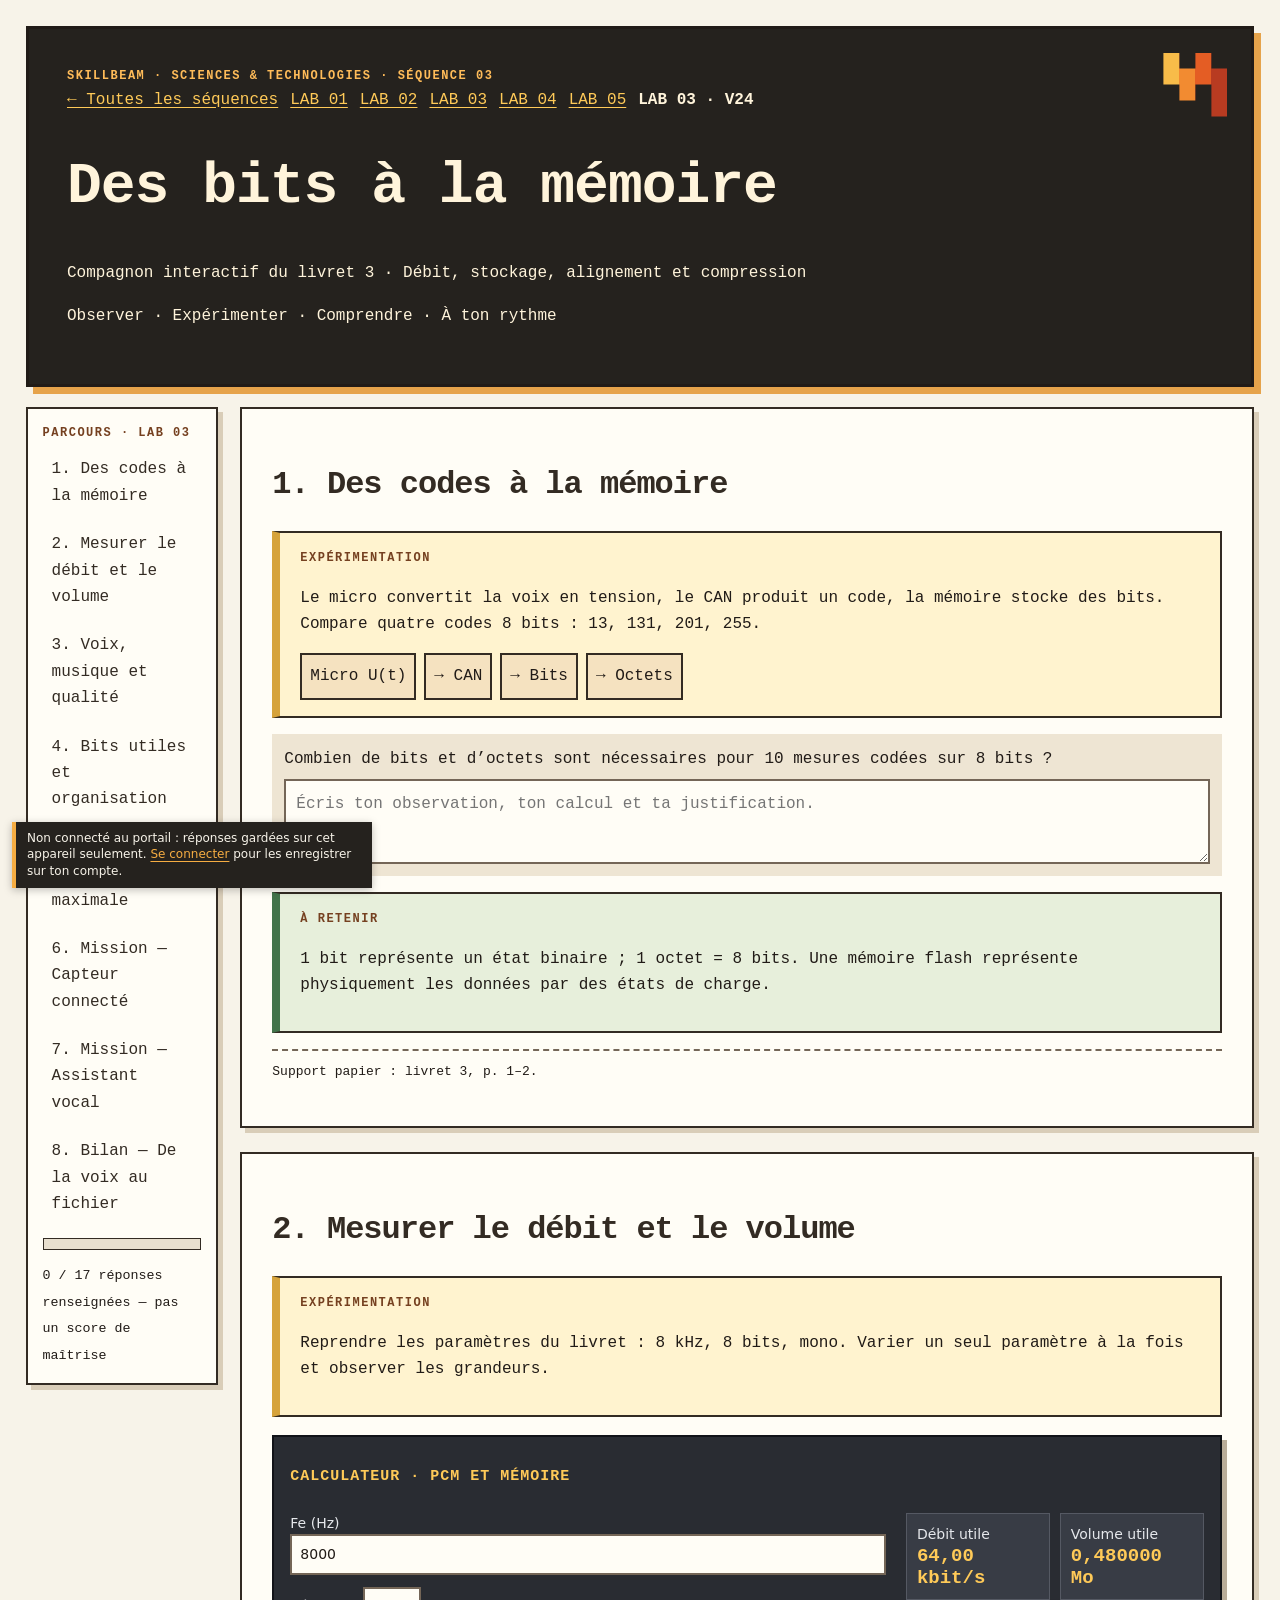
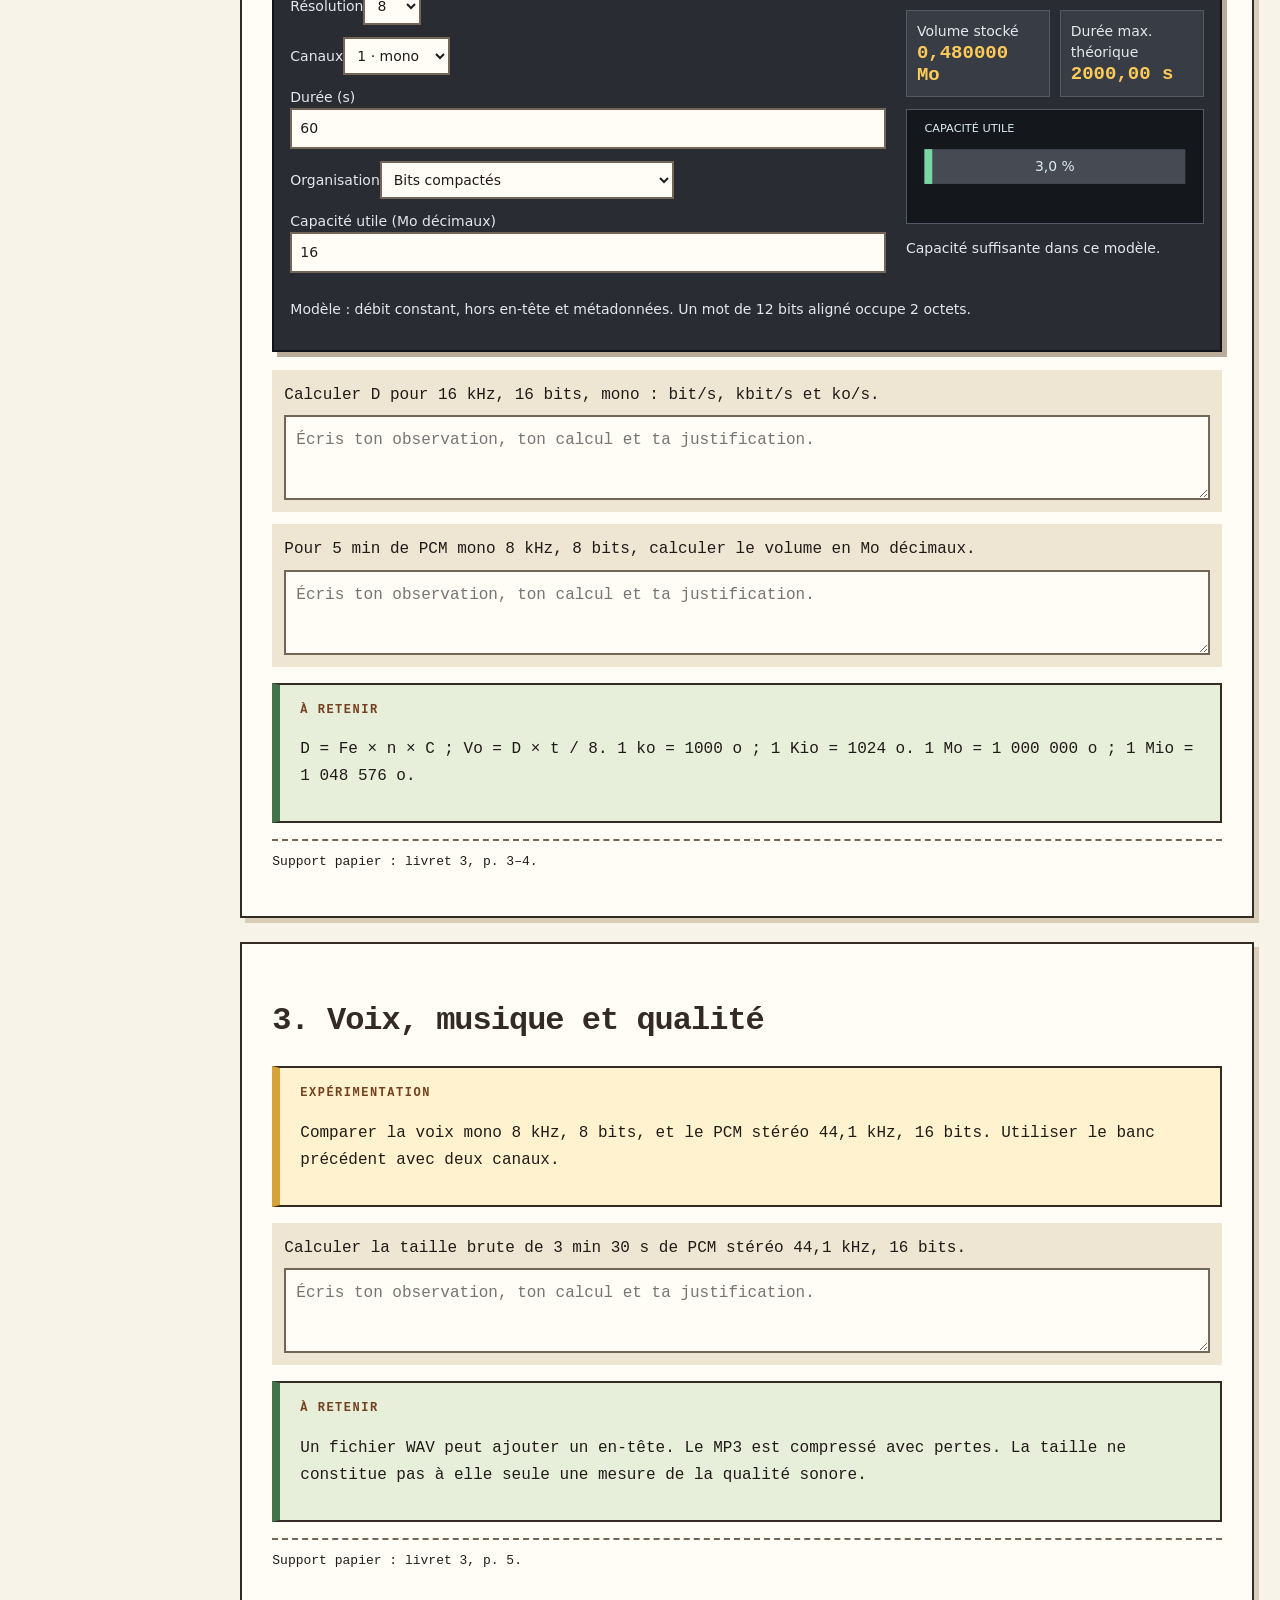
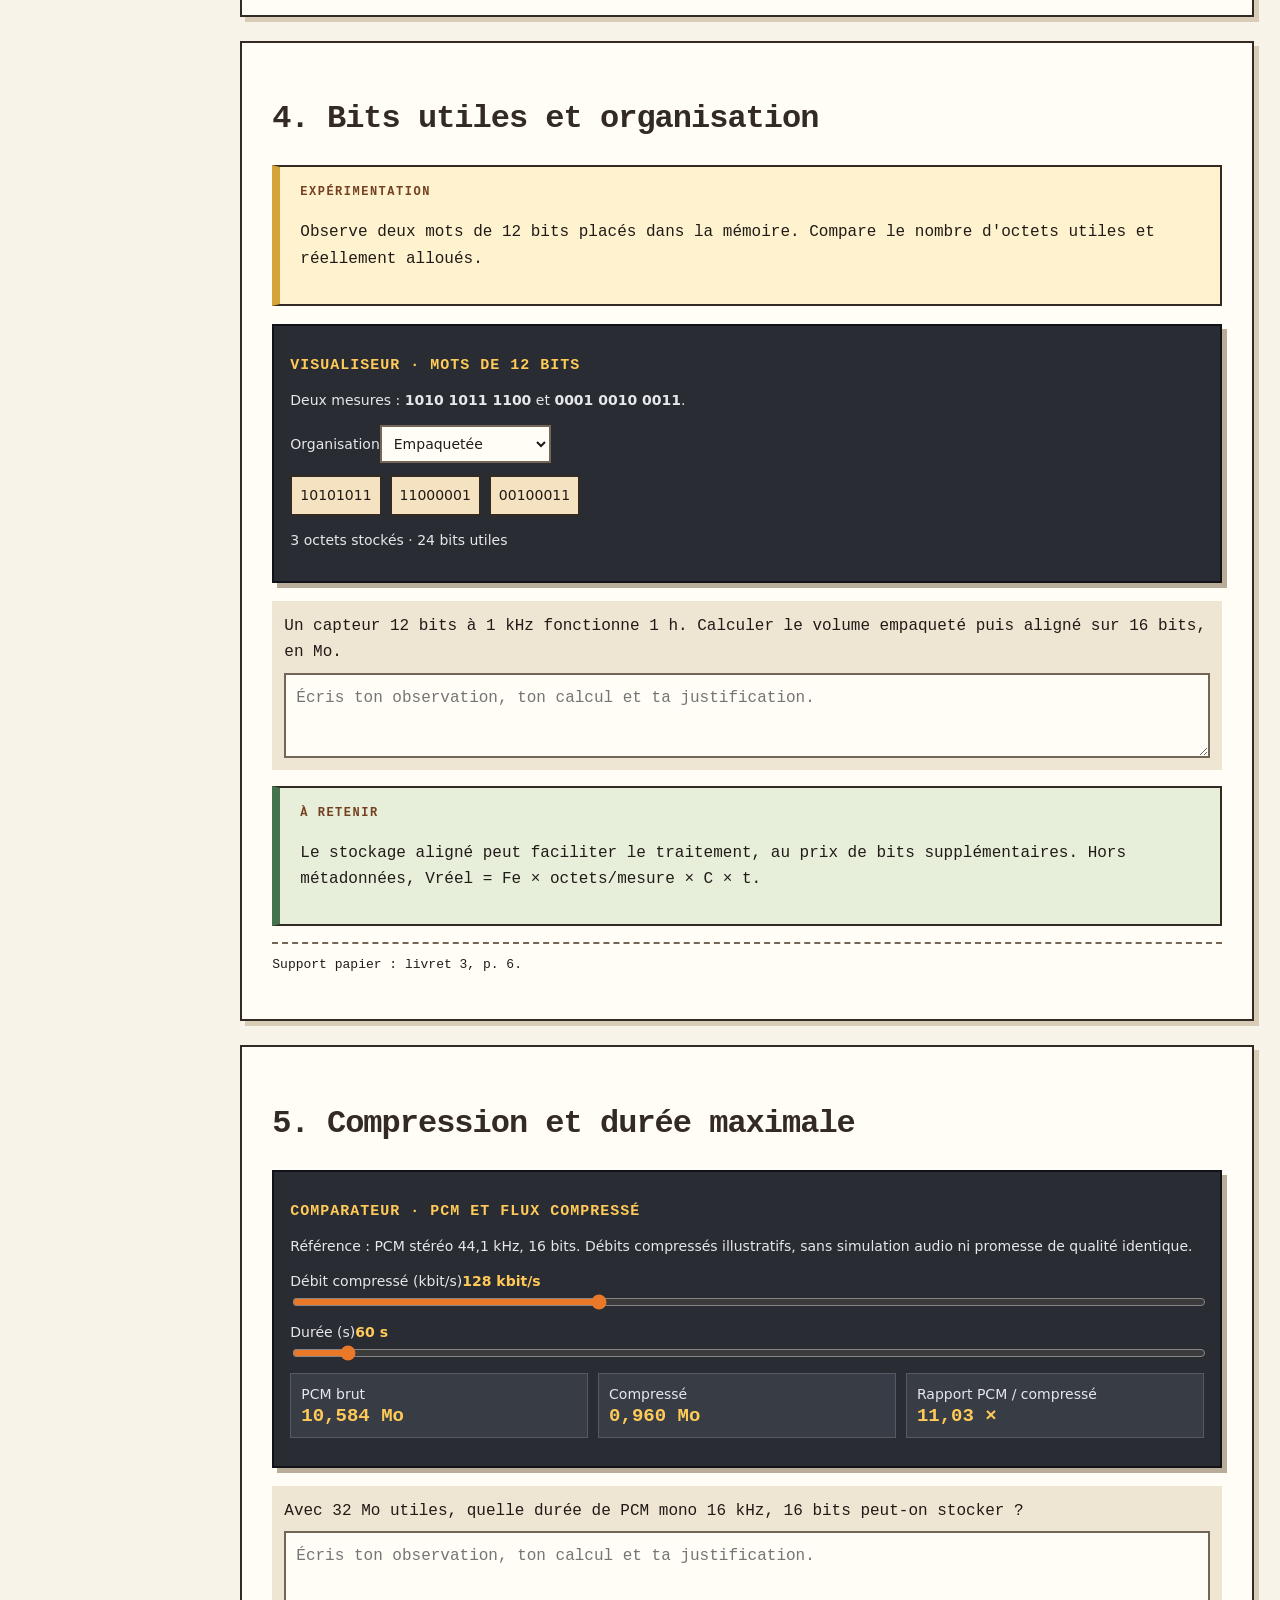
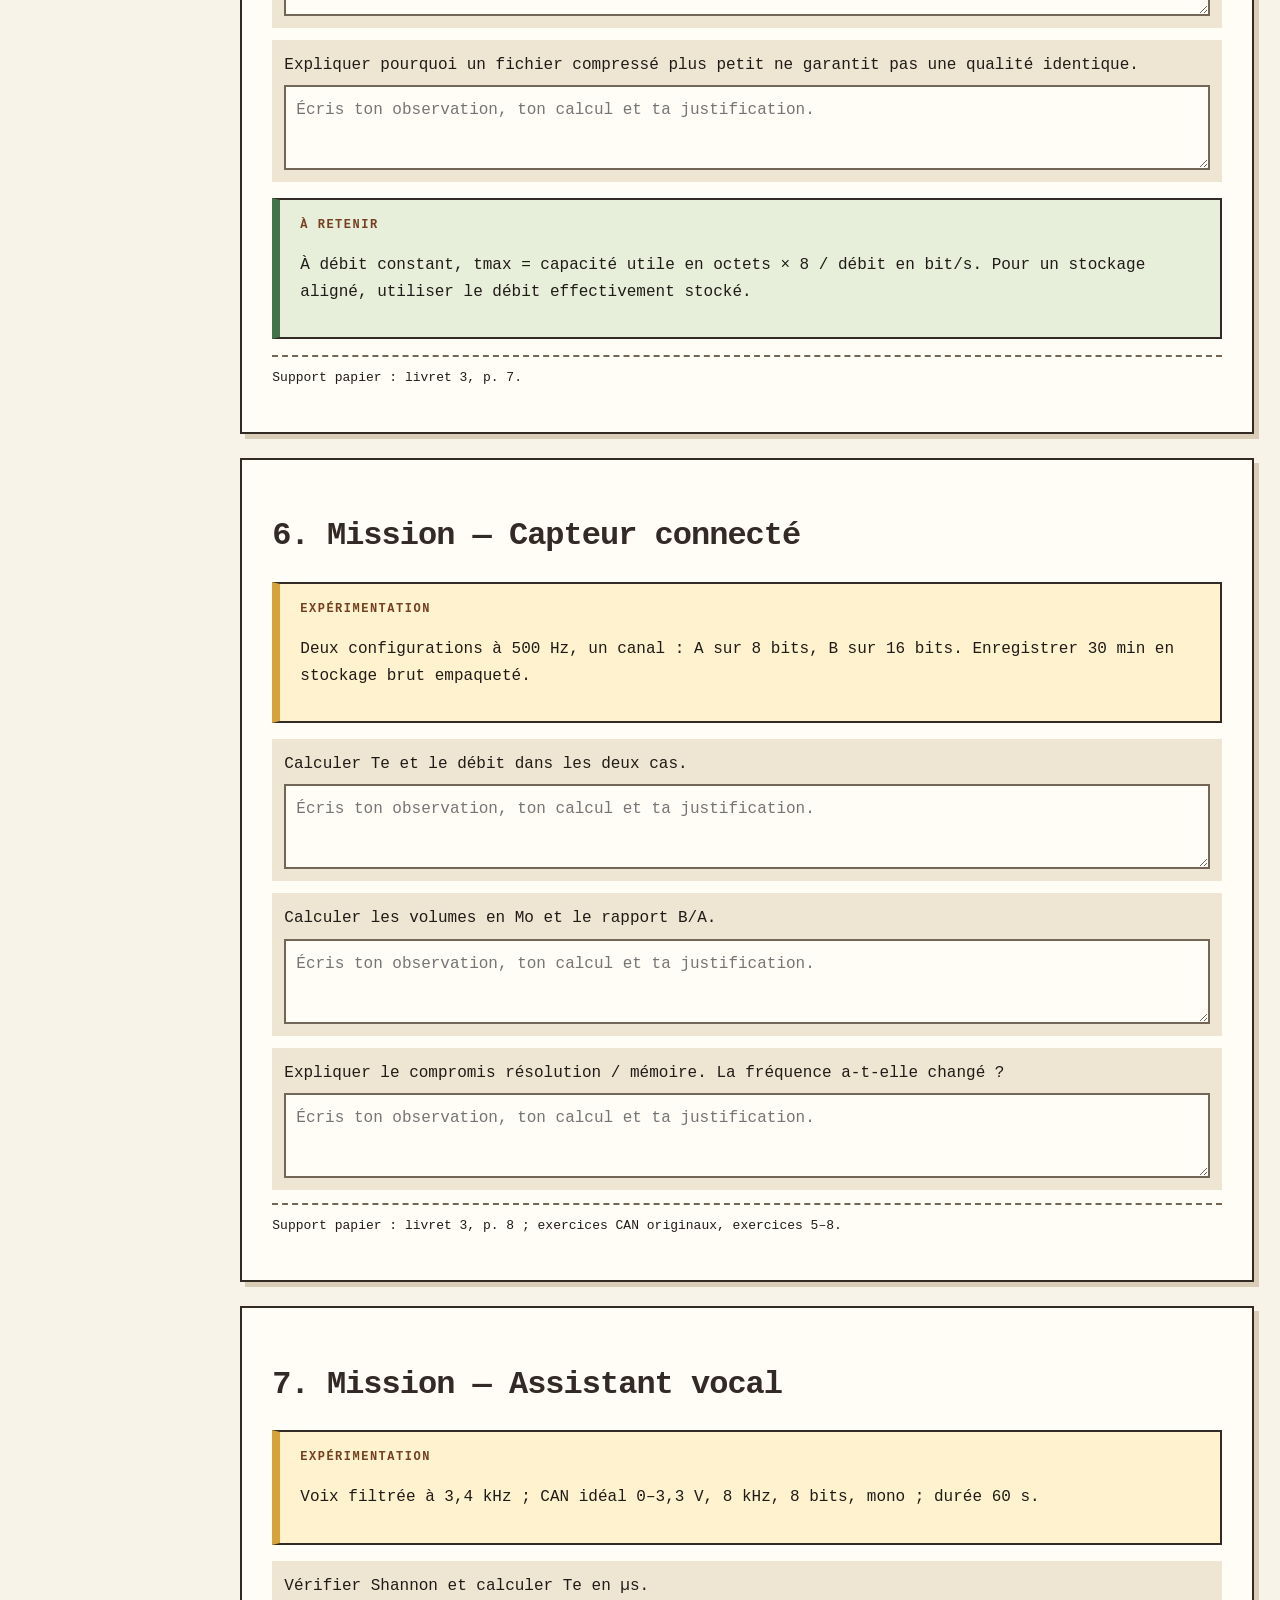
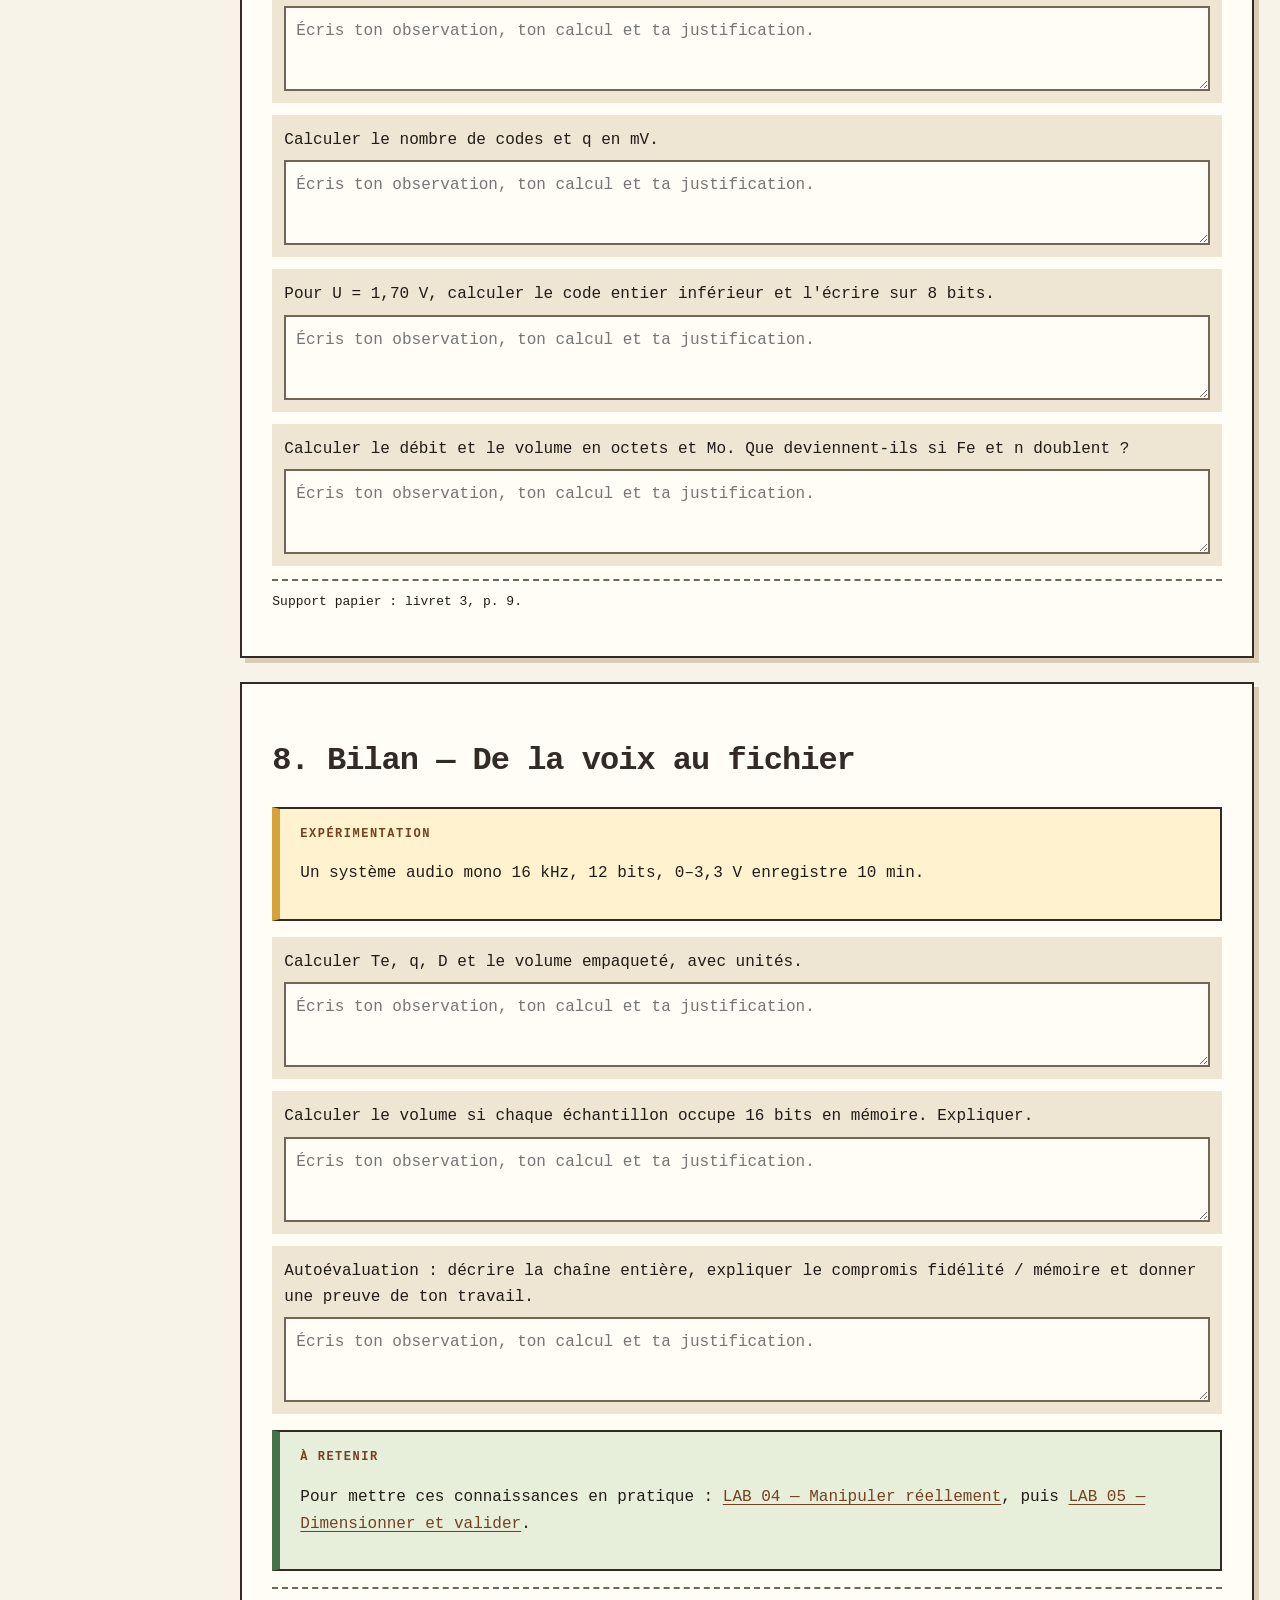
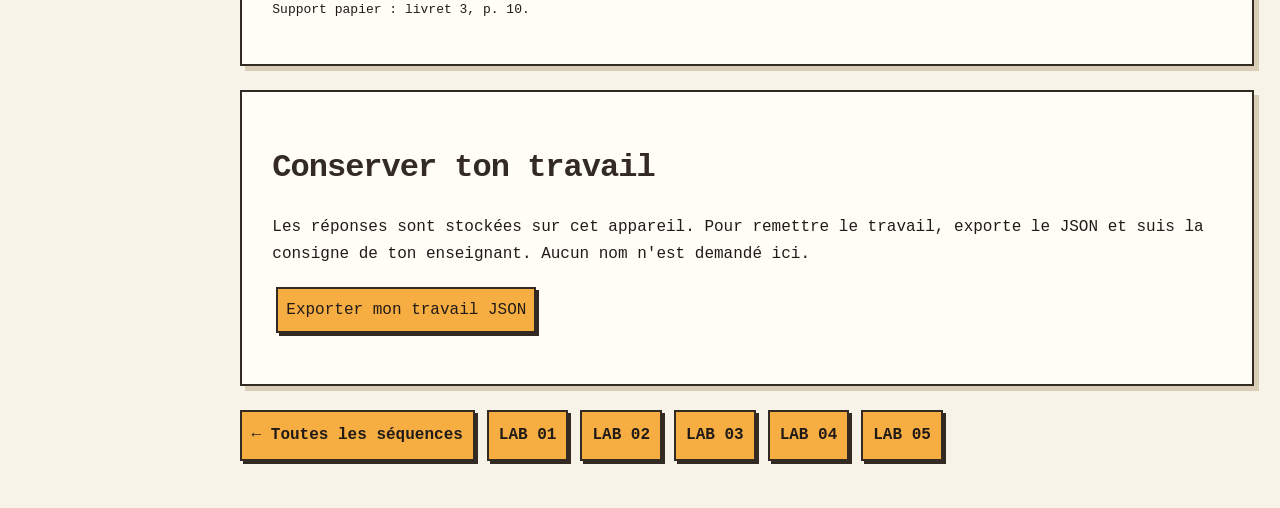
<file: stockage.html>
<!doctype html><html lang="fr"><head><meta charset="utf-8"><meta name="viewport" content="width=device-width, initial-scale=1"><title>CAN LAB 03 — Des bits à la mémoire</title><style>*{box-sizing:border-box}body{margin:0;width:100%;max-width:none;padding:clamp(12px,2vw,28px);font:16px/1.65 ui-monospace,"Courier New",monospace;background:#f7f3e9;color:#211b17}.hero{padding:clamp(20px,3vw,42px);margin-bottom:20px}.hero nav{display:flex;flex-wrap:wrap;gap:12px;padding-right:70px}.hero a{color:#ffca58}.eyebrow,.tag{font-size:12px;font-weight:bold;letter-spacing:1.5px}.workspace{display:grid;grid-template-columns:clamp(180px,15vw,240px) minmax(0,1fr);gap:22px;align-items:start}.workspace>main{min-width:0}.sidebar{position:sticky;top:12px;padding:15px}.sidebar a{display:block;padding:8px;margin:4px 0;text-decoration:none}.sidebar a:hover{background:#f6ad42}.workspace section{margin:0 0 24px;padding:clamp(16px,2.4vw,34px);scroll-margin-top:12px}.knowledge,.example,.mission,.lesson{padding:16px 20px;margin:16px 0}.split{display:grid;grid-template-columns:repeat(2,minmax(0,1fr));gap:20px;align-items:start}.split>*{min-width:0}h1,h2,h3{line-height:1.2}h2{font-size:clamp(22px,2.5vw,32px)}label{display:block;margin:12px 0}textarea{display:block;width:100%;min-height:85px;padding:10px;margin-top:7px;font:inherit;resize:vertical}input,select,button{max-width:100%;font:inherit;padding:8px}input[type=range]{display:block;width:100%;padding:0}select{background:#fffdf6;border:2px solid #746657}button{margin:4px;cursor:pointer}a{color:#754020;text-underline-offset:3px}a:focus-visible,button:focus-visible,input:focus-visible,textarea:focus-visible,select:focus-visible{outline:3px solid #42734a;outline-offset:3px}pre{overflow:auto;background:#292c32;color:#e7efdb;padding:16px}svg,canvas{display:block;width:100%;height:auto}table{width:100%;border-collapse:collapse}th,td{padding:8px;border:1px solid #746657;text-align:left}th{background:#eee5d3}td input{width:100%;min-width:0}.table-scroll{overflow:auto}.instrument{background:#292c32;color:#e5e7eb;border:2px solid #111318;box-shadow:5px 5px 0 #b9ad99;margin:18px 0;padding:16px;font:14px/1.5 system-ui,sans-serif}.instrument h3{color:#ffca58;letter-spacing:1px;font-size:15px}.instrument svg,.instrument canvas{background:#14171b;border:1px solid #555963}.instrument output{color:#ffca58;font-weight:bold}.metrics{display:grid;grid-template-columns:repeat(auto-fit,minmax(135px,1fr));gap:10px;margin:12px 0}.metrics div{padding:10px;background:#383c45;border:1px solid #555963}.metrics output{display:block;font:700 19px monospace}.chain{display:flex;flex-wrap:wrap;gap:8px}.chain span{background:#f5e2c0;border:2px solid #332b23;padding:8px}.note{font-size:13px}.progress{overflow:hidden;margin:12px 0}.progress i{display:block;height:100%;width:0}.skill{border-left:6px solid #42734a;background:#e7efdb;padding:12px 16px;margin:10px 0}.skill[hidden]{display:none}details{background:#fff3cf;border:2px solid #332b23;padding:12px;margin:12px 0}summary{cursor:pointer;font-weight:bold}.footer-nav{display:flex;gap:12px;flex-wrap:wrap;margin:22px 0}.footer-nav a{background:#f6ad42;border:2px solid #332b23;padding:10px;box-shadow:3px 3px 0 #332b23;color:#211b17;font-weight:bold;text-decoration:none}@media(max-width:760px){body{padding:10px}.workspace{display:block}.sidebar{position:static;margin-bottom:18px}.sidebar a{display:inline-block;font-size:12px;padding:6px}.split{grid-template-columns:1fr}.hero nav{padding-right:30px}.workspace section{padding:15px}.table-scroll table{min-width:550px}.metrics{grid-template-columns:repeat(2,minmax(0,1fr))}.metrics output{font-size:16px}}

:root{--ink:#211b17;--purple:#a34b20;--green:#42734a}body{background:#f7f3e9;color:#211b17;font-family:ui-monospace,"Courier New",monospace;line-height:1.65}h1,h2,h3{font-family:ui-monospace,"Courier New",monospace;letter-spacing:-1px;font-weight:900}h1{font-size:clamp(28px,5vw,58px)}.hero{background:#25221e;color:#fff4db;border:3px solid #211b17;border-radius:0;box-shadow:7px 7px 0 #e6a34b;position:relative}.hero:after{content:"";position:absolute;right:24px;top:24px;width:64px;height:64px;background:linear-gradient(90deg,#f8bc49 25%,#f28b31 25% 50%,#e45d24 50% 75%,#b83b21 75%);clip-path:polygon(0 0,25% 0,25% 25%,50% 25%,50% 0,75% 0,75% 25%,100% 25%,100% 100%,75% 100%,75% 50%,50% 50%,50% 75%,25% 75%,25% 50%,0 50%)}.eyebrow{color:#ffbc59}.hero svg{border:0;background:transparent}.sidebar,.workspace section,.teacher,.adc-demo,.video-panel{border:2px solid #332b23;border-radius:0;box-shadow:5px 5px 0 #d9cdb8;background:#fffdf6}.sidebar a{border-radius:0;border:1px solid transparent;color:#332b23}.sidebar a.active{background:#f6ad42;color:#211b17;border:2px solid #332b23;box-shadow:3px 3px 0 #332b23}.nav{border-radius:0}.progress{border:1px solid #332b23;border-radius:0;background:#e8dfce;height:12px}.progress i{background:repeating-linear-gradient(90deg,#e97928 0 12px,#f8ad43 12px 15px)}button{border:2px solid #332b23;border-radius:0;background:#f6ad42;color:#211b17;box-shadow:3px 3px 0 #332b23;font-family:inherit}button:active{transform:translate(2px,2px);box-shadow:1px 1px 0 #332b23}button:disabled{opacity:.45}.knowledge,.example,.mission,.lesson{border-radius:0;border:2px solid #332b23;border-left-width:8px}.knowledge,.lesson{background:#e7efdb;border-left-color:#42734a}.example{background:#ffe9c5;border-left-color:#e97928}.mission{background:#fff3cf;border-left-color:#d6a33b}.tag{color:#754020}h2{color:#332b23}math{background:#f9e7cc;border:2px solid #332b23;border-radius:0;color:#211b17}textarea,input:not([type=range]){border:2px solid #746657;border-radius:0;background:#fffdf6}input[type=range]{accent-color:#e97928}.workspace svg[id]{border:5px solid #332b23;border-radius:0;background:#172a25}.visuals figure,.visuals svg,.bits span,.adc-metrics div{border-radius:0}.visuals figure{border:2px solid #332b23}.bits span.on{background:#e97928;color:#211b17}.bits span{border:1px solid #332b23}.identity{background:#eee5d3;padding:12px 18px;border:2px solid #332b23}.workspace section>label{border-radius:0;background:#eee5d3}.questions-title{border-top:2px dashed #746657}.pixel-label{display:inline-block;background:#f6ad42;color:#211b17;border:2px solid #332b23;padding:4px 10px;font-size:12px;font-weight:bold;margin-bottom:12px}@media(max-width:600px){.hero:after{width:30px;height:30px;right:10px;top:10px}.hero{padding:22px 14px}.eyebrow{max-width:80%}}


.scope{background:#292c32;color:#e5e7eb;border:2px solid #111318;box-shadow:5px 5px 0 #b9ad99;margin:22px 0;font:13px system-ui,sans-serif}.scope-head{display:flex;align-items:center;justify-content:space-between;background:#383c45;padding:12px;border-bottom:1px solid #555963}.scope-head b{letter-spacing:1px;color:#ffca58}.scope-body{display:grid;grid-template-columns:minmax(0,1fr) 155px;gap:8px;padding:10px}.scope-screen{background:#14171b;min-width:0;padding:6px}.scope-screen svg{width:100%;display:block;background:#14171b!important;border:0!important;margin:0!important}.scope-screen svg text{fill:#bfc5ce!important}.scope-panel{background:#333740;padding:10px;display:flex;flex-direction:column;gap:10px}.scope-panel label{display:block;color:#ddd;font-size:11px}.scope-panel input{width:100%;accent-color:#f6c453}.scope-panel output{display:block;font:700 15px monospace;color:#ffcf68}.scope-panel button{background:#454a53;color:white;border:1px solid #777;box-shadow:none;padding:6px;font-size:12px}.scope-panel button.running{background:#b4e9ad;color:#162d17}.scope-foot{display:flex;gap:15px;flex-wrap:wrap;background:#383c45;padding:9px 12px;font:12px monospace}.scope-led{color:#a5ed8b}.scope-legend{display:flex;gap:12px;flex-wrap:wrap;padding:7px;color:#ddd;font-size:11px}.scope-legend span:before{content:"";display:inline-block;width:12px;height:3px;background:var(--ch);vertical-align:middle;margin-right:5px}@media(max-width:650px){.scope-body{grid-template-columns:1fr}.scope-panel{display:grid;grid-template-columns:1fr 1fr}.scope-foot{gap:8px}}

body{width:100%;max-width:none}.hero a{color:#ffca58}.workspace section{border-top:2px solid #332b23}.workspace section>label{padding:12px}.instrument svg[id]{border:1px solid #555963;background:#14171b}.skill[hidden]{display:none}
.instrument svg{height:auto;max-height:440px}.instrument select{color:#211b17}.metric-note{font-size:13px}.instrument output{overflow-wrap:anywhere}.instrument input[type=number]{width:100%;color:#211b17}.instrument .metrics{grid-template-columns:repeat(auto-fit,minmax(140px,1fr))}.lab-source{border-top:2px dashed #746657;padding-top:10px;font-size:13px}.workspace section>label{overflow-wrap:anywhere}.readout{font:700 15px monospace;color:#ffca58}.instrument .legend{color:#e5e7eb}.instrument svg text{fill:#dceaf3}.instrument svg .trace{fill:none;stroke:#78d6a2;stroke-width:2.5}.instrument svg .second{fill:none;stroke:#ffca58;stroke-width:2}.instrument svg .cursor{stroke:#ffca58;stroke-dasharray:5 3;stroke-width:1.5}.instrument svg .gridline{stroke:#454a53;stroke-width:1}.instrument svg .axis{stroke:#a1a1aa;stroke-width:1.2}.instrument .split{grid-template-columns:minmax(0,2fr) minmax(0,1fr)}@media(max-width:760px){.instrument .split{grid-template-columns:1fr}.instrument .metrics{grid-template-columns:repeat(2,minmax(0,1fr))}}.instrument .chain span{color:#211b17}</style></head><body><header class="hero"><div class="eyebrow">SKILLBEAM · SCIENCES & TECHNOLOGIES · SÉQUENCE 03</div><nav aria-label="Navigation"><a href="index.html">← Toutes les séquences</a><a href="signaux.html">LAB 01</a><a href="v22.html">LAB 02</a><a href="stockage.html">LAB 03</a><a href="tp-arduino.html">LAB 04</a><a href="annales.html">LAB 05</a><strong>LAB 03 · V24</strong></nav><h1>Des bits à la mémoire</h1><p>Compagnon interactif du livret 3 · Débit, stockage, alignement et compression</p><p>Observer · Expérimenter · Comprendre · À ton rythme</p></header><div class="workspace"><aside class="sidebar"><div class="tag">PARCOURS · LAB 03</div><nav aria-label="Étapes"><a href="#etape-1">1. Des codes à la mémoire</a><a href="#etape-2">2. Mesurer le débit et le volume</a><a href="#etape-3">3. Voix, musique et qualité</a><a href="#etape-4">4. Bits utiles et organisation</a><a href="#etape-5">5. Compression et durée maximale</a><a href="#etape-6">6. Mission — Capteur connecté</a><a href="#etape-7">7. Mission — Assistant vocal</a><a href="#etape-8">8. Bilan — De la voix au fichier</a></nav><div class="progress" aria-hidden="true"><i id="progress-lab"></i></div><small id="progress-text"></small></aside><main><section id="etape-1"><h2>1. Des codes à la mémoire</h2><div class="mission"><div class="tag">EXPÉRIMENTATION</div><p>Le micro convertit la voix en tension, le CAN produit un code, la mémoire stocke des bits. Compare quatre codes 8 bits : 13, 131, 201, 255.</p><div class='chain'><span>Micro U(t)</span><span>→ CAN</span><span>→ Bits</span><span>→ Octets</span></div></div><label for="s3-a">Combien de bits et d’octets sont nécessaires pour 10 mesures codées sur 8 bits ?<textarea id="s3-a" data-answer placeholder="Écris ton observation, ton calcul et ta justification."></textarea></label><div class="knowledge"><div class="tag">À RETENIR</div><p>1 bit représente un état binaire ; 1 octet = 8 bits. Une mémoire flash représente physiquement les données par des états de charge.</p></div><p class="lab-source">Support papier : livret 3, p. 1–2.</p></section><section id="etape-2"><h2>2. Mesurer le débit et le volume</h2><div class="mission"><div class="tag">EXPÉRIMENTATION</div><p>Reprendre les paramètres du livret : 8 kHz, 8 bits, mono. Varier un seul paramètre à la fois et observer les grandeurs.</p></div><div class="instrument"><h3>CALCULATEUR · PCM ET MÉMOIRE</h3><div class="split"><div><label>Fe (Hz)<input id="mem-fe" type="number" min="1" max="192000" step="1" value="8000"></label><label>Résolution<select id="mem-n"><option>8</option><option>10</option><option>12</option><option>16</option><option>24</option></select></label><label>Canaux<select id="mem-c"><option value="1">1 · mono</option><option value="2">2 · stéréo</option></select></label><label>Durée (s)<input id="mem-t" type="number" min="1" max="86400" step="1" value="60"></label><label>Organisation<select id="mem-pack"><option value="packed">Bits compactés</option><option value="aligned">Alignement au prochain octet entier</option></select></label><label>Capacité utile (Mo décimaux)<input id="mem-cap" type="number" min="0.001" max="1000000" step="any" value="16"></label></div><div><div class="metrics"><div>Débit utile<output id="mem-d">—</output></div><div>Volume utile<output id="mem-o">—</output></div><div>Volume stocké<output id="mem-real">—</output></div><div>Durée max. théorique<output id="mem-time">—</output></div></div><svg id="mem-svg" viewBox="0 0 340 130" role="img" aria-label="Occupation de la capacité de stockage"><text x="20" y="25" font-size="13">CAPACITÉ UTILE</text><rect x="20" y="45" width="300" height="40" fill="#454a53"/><rect id="mem-bar" x="20" y="45" width="0" height="40" fill="#78d6a2"/><text id="mem-pct" x="170" y="70" text-anchor="middle" font-size="16">—</text></svg><p id="mem-status" role="status"></p></div></div><p>Modèle : débit constant, hors en-tête et métadonnées. Un mot de 12 bits aligné occupe 2 octets.</p></div><label for="s3-b">Calculer D pour 16 kHz, 16 bits, mono : bit/s, kbit/s et ko/s.<textarea id="s3-b" data-answer placeholder="Écris ton observation, ton calcul et ta justification."></textarea></label><label for="s3-c">Pour 5 min de PCM mono 8 kHz, 8 bits, calculer le volume en Mo décimaux.<textarea id="s3-c" data-answer placeholder="Écris ton observation, ton calcul et ta justification."></textarea></label><div class="knowledge"><div class="tag">À RETENIR</div><p>D = Fe × n × C ; Vo = D × t / 8. 1 ko = 1000 o ; 1 Kio = 1024 o. 1 Mo = 1 000 000 o ; 1 Mio = 1 048 576 o.</p></div><p class="lab-source">Support papier : livret 3, p. 3–4.</p></section><section id="etape-3"><h2>3. Voix, musique et qualité</h2><div class="mission"><div class="tag">EXPÉRIMENTATION</div><p>Comparer la voix mono 8 kHz, 8 bits, et le PCM stéréo 44,1 kHz, 16 bits. Utiliser le banc précédent avec deux canaux.</p></div><label for="s3-d">Calculer la taille brute de 3 min 30 s de PCM stéréo 44,1 kHz, 16 bits.<textarea id="s3-d" data-answer placeholder="Écris ton observation, ton calcul et ta justification."></textarea></label><div class="knowledge"><div class="tag">À RETENIR</div><p>Un fichier WAV peut ajouter un en-tête. Le MP3 est compressé avec pertes. La taille ne constitue pas à elle seule une mesure de la qualité sonore.</p></div><p class="lab-source">Support papier : livret 3, p. 5.</p></section><section id="etape-4"><h2>4. Bits utiles et organisation</h2><div class="mission"><div class="tag">EXPÉRIMENTATION</div><p>Observe deux mots de 12 bits placés dans la mémoire. Compare le nombre d'octets utiles et réellement alloués.</p></div><div class="instrument"><h3>VISUALISEUR · MOTS DE 12 BITS</h3><p>Deux mesures : <strong>1010 1011 1100</strong> et <strong>0001 0010 0011</strong>.</p><label>Organisation<select id="pack-mode"><option value="packed">Empaquetée</option><option value="aligned">Alignée sur 16 bits</option></select></label><div id="pack-display" class="chain" aria-live="polite"></div><p id="pack-size"></p></div><label for="s3-e">Un capteur 12 bits à 1 kHz fonctionne 1 h. Calculer le volume empaqueté puis aligné sur 16 bits, en Mo.<textarea id="s3-e" data-answer placeholder="Écris ton observation, ton calcul et ta justification."></textarea></label><div class="knowledge"><div class="tag">À RETENIR</div><p>Le stockage aligné peut faciliter le traitement, au prix de bits supplémentaires. Hors métadonnées, Vréel = Fe × octets/mesure × C × t.</p></div><p class="lab-source">Support papier : livret 3, p. 6.</p></section><section id="etape-5"><h2>5. Compression et durée maximale</h2><div class="instrument"><h3>COMPARATEUR · PCM ET FLUX COMPRESSÉ</h3><p>Référence : PCM stéréo 44,1 kHz, 16 bits. Débits compressés illustratifs, sans simulation audio ni promesse de qualité identique.</p><label>Débit compressé (kbit/s)<output id="comp-rate-out"></output><input id="comp-rate" type="range" min="32" max="320" step="32" value="128"></label><label>Durée (s)<output id="comp-time-out"></output><input id="comp-time" type="range" min="30" max="600" step="30" value="60"></label><div class="metrics"><div>PCM brut<output id="comp-pcm">—</output></div><div>Compressé<output id="comp-size">—</output></div><div>Rapport PCM / compressé<output id="comp-ratio">—</output></div></div></div><label for="s3-f">Avec 32 Mo utiles, quelle durée de PCM mono 16 kHz, 16 bits peut-on stocker ?<textarea id="s3-f" data-answer placeholder="Écris ton observation, ton calcul et ta justification."></textarea></label><label for="s3-g">Expliquer pourquoi un fichier compressé plus petit ne garantit pas une qualité identique.<textarea id="s3-g" data-answer placeholder="Écris ton observation, ton calcul et ta justification."></textarea></label><div class="knowledge"><div class="tag">À RETENIR</div><p>À débit constant, tmax = capacité utile en octets × 8 / débit en bit/s. Pour un stockage aligné, utiliser le débit effectivement stocké.</p></div><p class="lab-source">Support papier : livret 3, p. 7.</p></section><section id="etape-6"><h2>6. Mission — Capteur connecté</h2><div class="mission"><div class="tag">EXPÉRIMENTATION</div><p>Deux configurations à 500 Hz, un canal : A sur 8 bits, B sur 16 bits. Enregistrer 30 min en stockage brut empaqueté.</p></div><label for="s3-h">Calculer Te et le débit dans les deux cas.<textarea id="s3-h" data-answer placeholder="Écris ton observation, ton calcul et ta justification."></textarea></label><label for="s3-i">Calculer les volumes en Mo et le rapport B/A.<textarea id="s3-i" data-answer placeholder="Écris ton observation, ton calcul et ta justification."></textarea></label><label for="s3-j">Expliquer le compromis résolution / mémoire. La fréquence a-t-elle changé ?<textarea id="s3-j" data-answer placeholder="Écris ton observation, ton calcul et ta justification."></textarea></label><p class="lab-source">Support papier : livret 3, p. 8 ; exercices CAN originaux, exercices 5–8.</p></section><section id="etape-7"><h2>7. Mission — Assistant vocal</h2><div class="mission"><div class="tag">EXPÉRIMENTATION</div><p>Voix filtrée à 3,4 kHz ; CAN idéal 0–3,3 V, 8 kHz, 8 bits, mono ; durée 60 s.</p></div><label for="s3-k">Vérifier Shannon et calculer Te en µs.<textarea id="s3-k" data-answer placeholder="Écris ton observation, ton calcul et ta justification."></textarea></label><label for="s3-l">Calculer le nombre de codes et q en mV.<textarea id="s3-l" data-answer placeholder="Écris ton observation, ton calcul et ta justification."></textarea></label><label for="s3-m">Pour U = 1,70 V, calculer le code entier inférieur et l'écrire sur 8 bits.<textarea id="s3-m" data-answer placeholder="Écris ton observation, ton calcul et ta justification."></textarea></label><label for="s3-n">Calculer le débit et le volume en octets et Mo. Que deviennent-ils si Fe et n doublent ?<textarea id="s3-n" data-answer placeholder="Écris ton observation, ton calcul et ta justification."></textarea></label><p class="lab-source">Support papier : livret 3, p. 9.</p></section><section id="etape-8"><h2>8. Bilan — De la voix au fichier</h2><div class="mission"><div class="tag">EXPÉRIMENTATION</div><p>Un système audio mono 16 kHz, 12 bits, 0–3,3 V enregistre 10 min.</p></div><label for="s3-o">Calculer Te, q, D et le volume empaqueté, avec unités.<textarea id="s3-o" data-answer placeholder="Écris ton observation, ton calcul et ta justification."></textarea></label><label for="s3-p">Calculer le volume si chaque échantillon occupe 16 bits en mémoire. Expliquer.<textarea id="s3-p" data-answer placeholder="Écris ton observation, ton calcul et ta justification."></textarea></label><label for="s3-r">Autoévaluation : décrire la chaîne entière, expliquer le compromis fidélité / mémoire et donner une preuve de ton travail.<textarea id="s3-r" data-answer placeholder="Écris ton observation, ton calcul et ta justification."></textarea></label><div class="knowledge"><div class="tag">À RETENIR</div><p>Pour mettre ces connaissances en pratique : <a href='tp-arduino.html'>LAB 04 — Manipuler réellement</a>, puis <a href='annales.html'>LAB 05 — Dimensionner et valider</a>.</p></div><p class="lab-source">Support papier : livret 3, p. 10.</p></section><section><h2>Conserver ton travail</h2><p>Les réponses sont stockées sur cet appareil. Pour remettre le travail, exporte le JSON et suis la consigne de ton enseignant. Aucun nom n'est demandé ici.</p><button id="export">Exporter mon travail JSON</button><p id="save" role="status"></p></section><div class="footer-nav"><a href="index.html">← Toutes les séquences</a><a href="signaux.html">LAB 01</a><a href="v22.html">LAB 02</a><a href="stockage.html">LAB 03</a><a href="tp-arduino.html">LAB 04</a><a href="annales.html">LAB 05</a></div></main></div><script>(()=>{
const g=id=>document.getElementById(id), num=id=>Number(g(id).value), set=(id,v)=>g(id).textContent=v;
const fmt=(v,n=2)=>Number(v).toFixed(n).replace('.',',');
const el=(tag,a={},t='')=>{let e=document.createElementNS('http://www.w3.org/2000/svg',tag);for(let [k,v] of Object.entries(a))e.setAttribute(k,v);if(t)e.textContent=t;return e};
function chart(id,ymin,ymax,tmax,fn,fn2,opts={}){let grid=g(id+'-grid'),x=t=>52+568*t/tmax,y=v=>25+230*(ymax-v)/(ymax-ymin);grid.replaceChildren();for(let i=0;i<=8;i++){let t=tmax*i/8,X=x(t);grid.append(el('line',{x1:X,y1:25,x2:X,y2:255,class:'gridline'}),el('text',{x:X,y:273,'text-anchor':'middle','font-size':11},fmt(t,1)))}for(let i=0;i<=4;i++){let v=ymin+(ymax-ymin)*i/4,Y=y(v);grid.append(el('line',{x1:52,y1:Y,x2:620,y2:Y,class:'gridline'}),el('text',{x:45,y:Y+4,'text-anchor':'end','font-size':11},fmt(v,1)))}grid.append(el('text',{x:8,y:16,'font-size':12},'U (V)'),el('text',{x:620,y:292,'text-anchor':'end','font-size':12},'t (ms)'));const path=f=>Array.from({length:641},(_,i)=>{let t=tmax*i/640;return(i?'L':'M')+x(t).toFixed(2)+' '+y(f(t)).toFixed(2)}).join(' ');g(id+'-a').setAttribute('d',opts.exact||path(fn));g(id+'-b').setAttribute('d',fn2?path(fn2):'');const c=g(id+'-c');c.replaceChildren();if(opts.cursors)opts.cursors.forEach((t,i)=>{let X=x(t);c.append(el('line',{x1:X,y1:25,x2:X,y2:255,class:'cursor'}),el('text',{x:X,y:18,'text-anchor':'middle','font-size':12},i?'B':'A'))});return {x,y,c};}
const watch=(ids,f)=>ids.forEach(id=>{g(id).addEventListener('input',f);g(id).addEventListener('change',f)});
function initSave(key,activity){let all=[...document.querySelectorAll('[data-answer]')];let old={};try{old=JSON.parse(localStorage.getItem(key)||'{}')}catch(e){}all.forEach(a=>{if(typeof old[a.id]==='string')a.value=old[a.id]});const data=()=>Object.fromEntries(all.map(a=>[a.id,a.value]));function progress(){const n=all.filter(a=>a.value.trim()).length;g('progress-lab').style.width=(all.length?100*n/all.length:0)+'%';set('progress-text',n+' / '+all.length+' réponses renseignées — pas un score de maîtrise')}document.addEventListener('input',e=>{if(!e.target.matches('[data-answer]'))return;progress();try{localStorage.setItem(key,JSON.stringify(data()));set('save','Réponses sauvegardées localement.')}catch(e){set('save','Stockage indisponible : exporte ton travail.')}});g('export').addEventListener('click',()=>{let a=document.createElement('a'),u=URL.createObjectURL(new Blob([JSON.stringify({schema_version:1,activity_id:activity,answers:data()},null,2)],{type:'application/json'}));a.href=u;a.download=activity+'.json';a.click();setTimeout(()=>URL.revokeObjectURL(u),1000)});progress();}


function mem(){let f=num('mem-fe'),n=num('mem-n'),c=num('mem-c'),t=num('mem-t'),cap=num('mem-cap')*1e6,packed=g('mem-pack').value==='packed';if(!Number.isInteger(f)||f<1||f>192000||!Number.isInteger(t)||t<1||t>86400||!Number.isFinite(cap)||cap<1000||cap>1e12){['mem-d','mem-o','mem-real','mem-time','mem-pct'].forEach(id=>set(id,'—'));g('mem-bar').setAttribute('width',0);set('mem-status','Valeurs hors plage : vérifier les paramètres.');return}let D=f*n*c,R=f*c*(packed?n:8*Math.ceil(n/8)),O=Math.ceil(D*t/8),S=Math.ceil(R*t/8),pct=100*S/cap;set('mem-d',fmt(D/1000,2)+' kbit/s');set('mem-o',fmt(O/1e6,6)+' Mo');set('mem-real',fmt(S/1e6,6)+' Mo');set('mem-time',fmt(cap*8/R,2)+' s');set('mem-pct',fmt(pct,1)+' %');g('mem-bar').setAttribute('width',300*Math.min(1,pct/100));set('mem-status',S<=cap?'Capacité suffisante dans ce modèle.':'Capacité insuffisante dans ce modèle.')}
function pack(){let p=g('pack-mode').value==='packed',arr=p?['10101011','11000001','00100011']:['00001010','10111100','00000001','00100011'];let e=g('pack-display');e.replaceChildren(...arr.map(v=>{let s=document.createElement('span');s.textContent=v;return s}));set('pack-size',arr.length+' octets stockés · 24 bits utiles')}
function comp(){let r=num('comp-rate'),t=num('comp-time'),pcm=44100*16*2;set('comp-rate-out',r+' kbit/s');set('comp-time-out',t+' s');set('comp-pcm',fmt(pcm*t/8e6,3)+' Mo');set('comp-size',fmt(r*1000*t/8e6,3)+' Mo');set('comp-ratio',fmt(pcm/(1000*r),2)+' ×')}
watch(['mem-fe','mem-n','mem-c','mem-t','mem-pack','mem-cap'],mem);watch(['pack-mode'],pack);watch(['comp-rate','comp-time'],comp);mem();pack();comp();

initSave('can-lab-stockage-v1','can-lab-stockage-v1');})();</script><script src="portail-sync.js" defer></script>
</body></html>
</file>
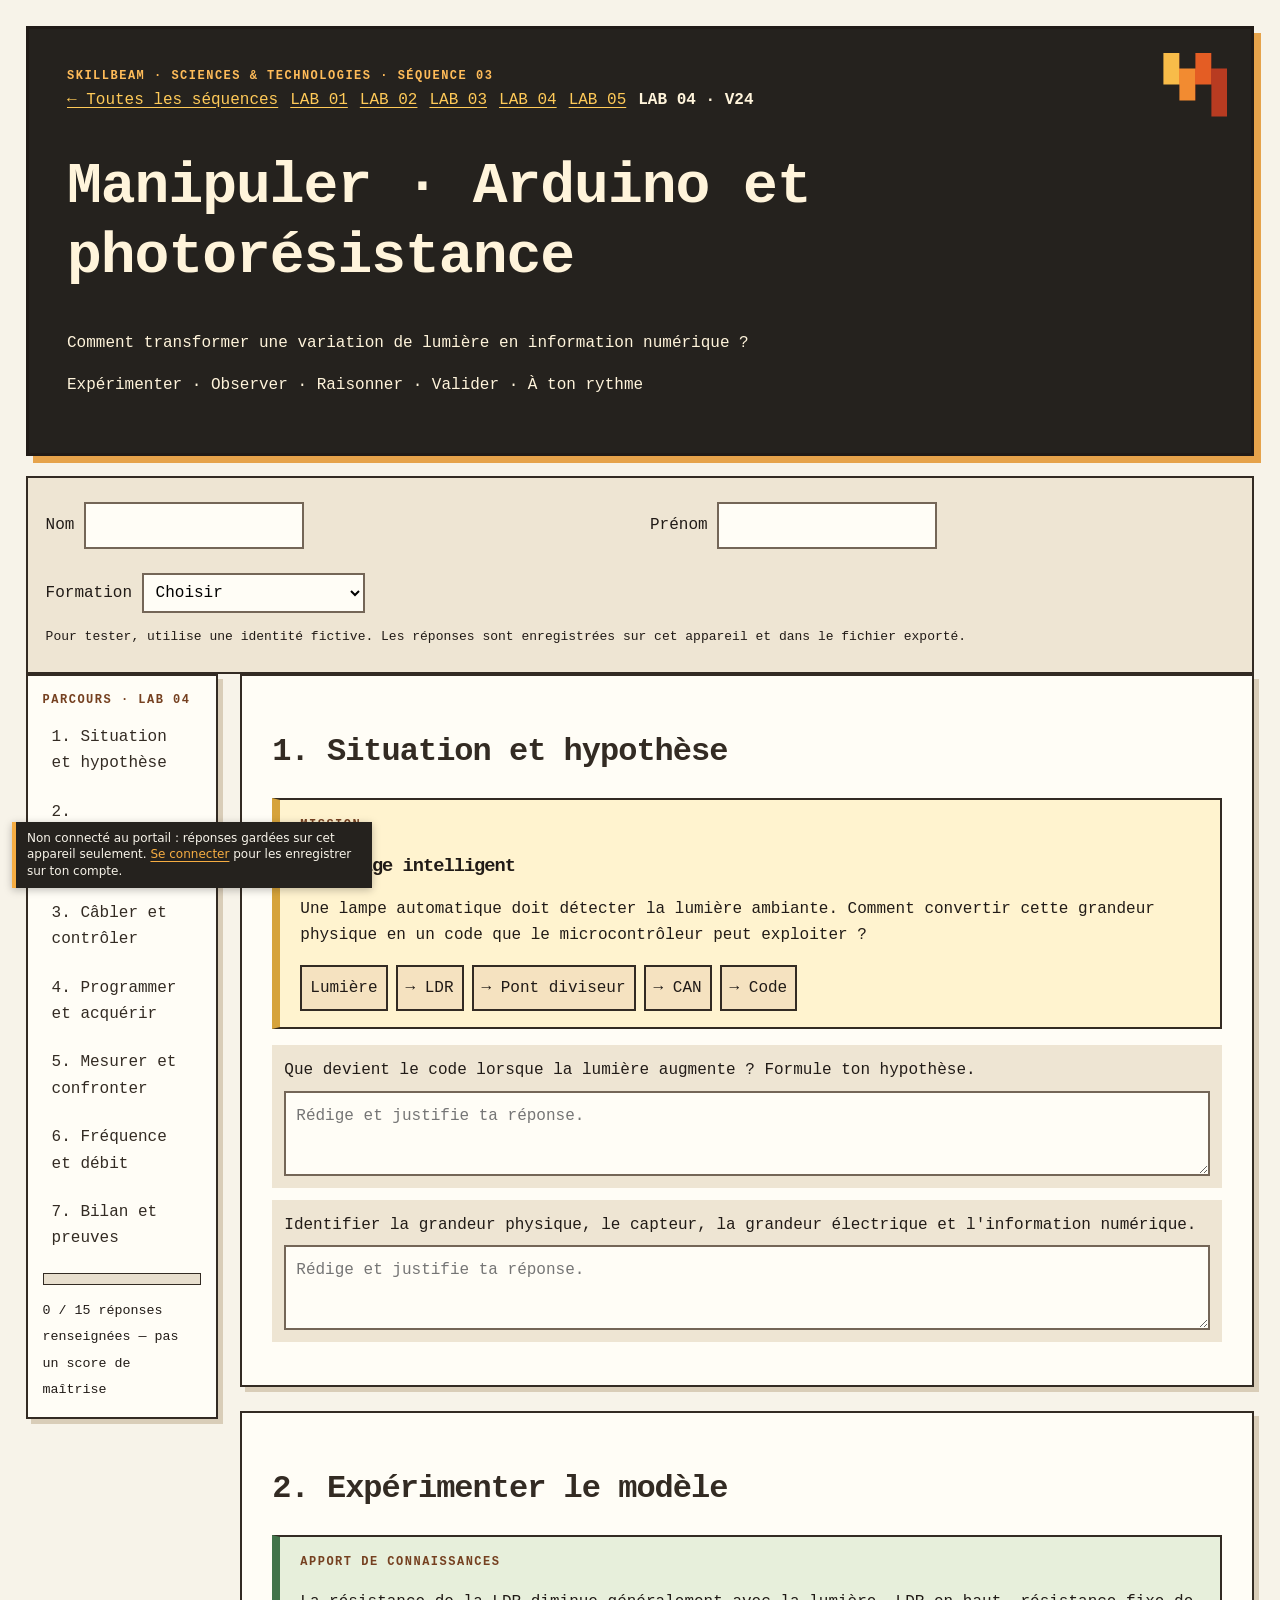
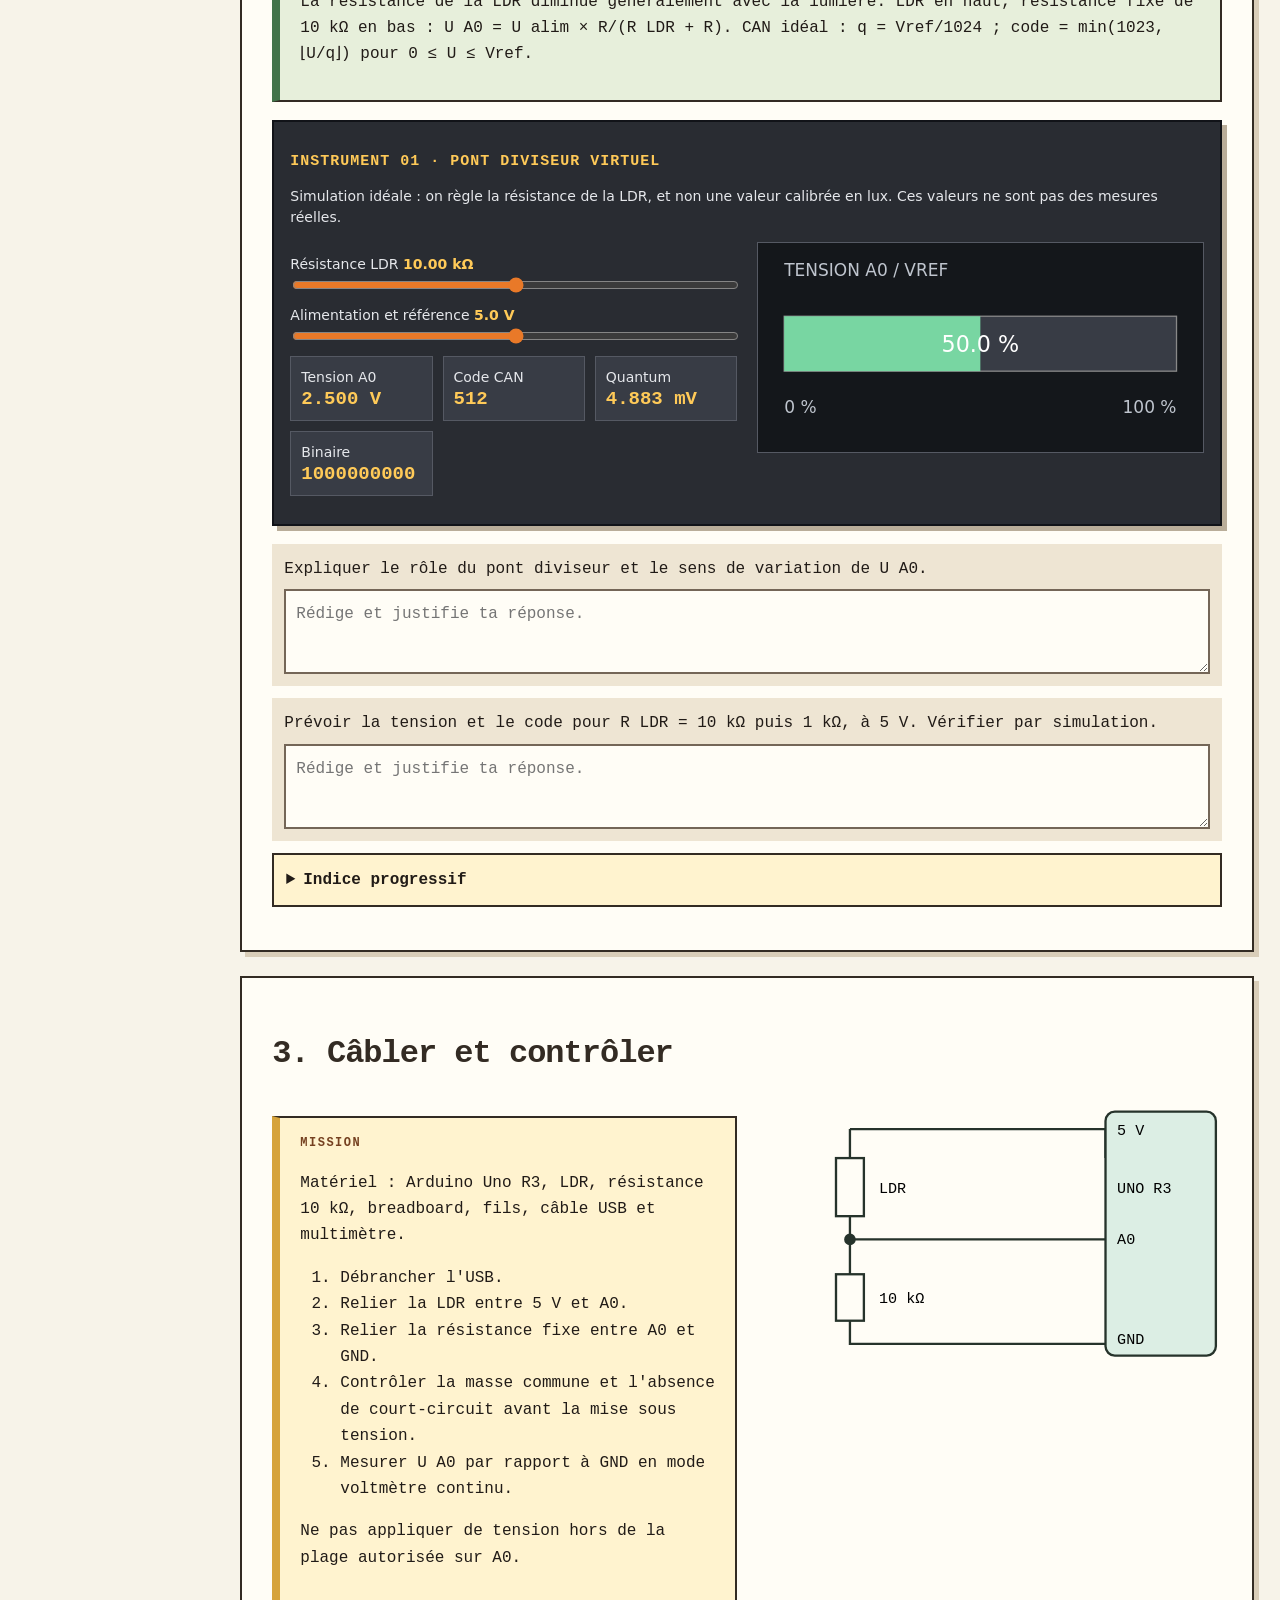
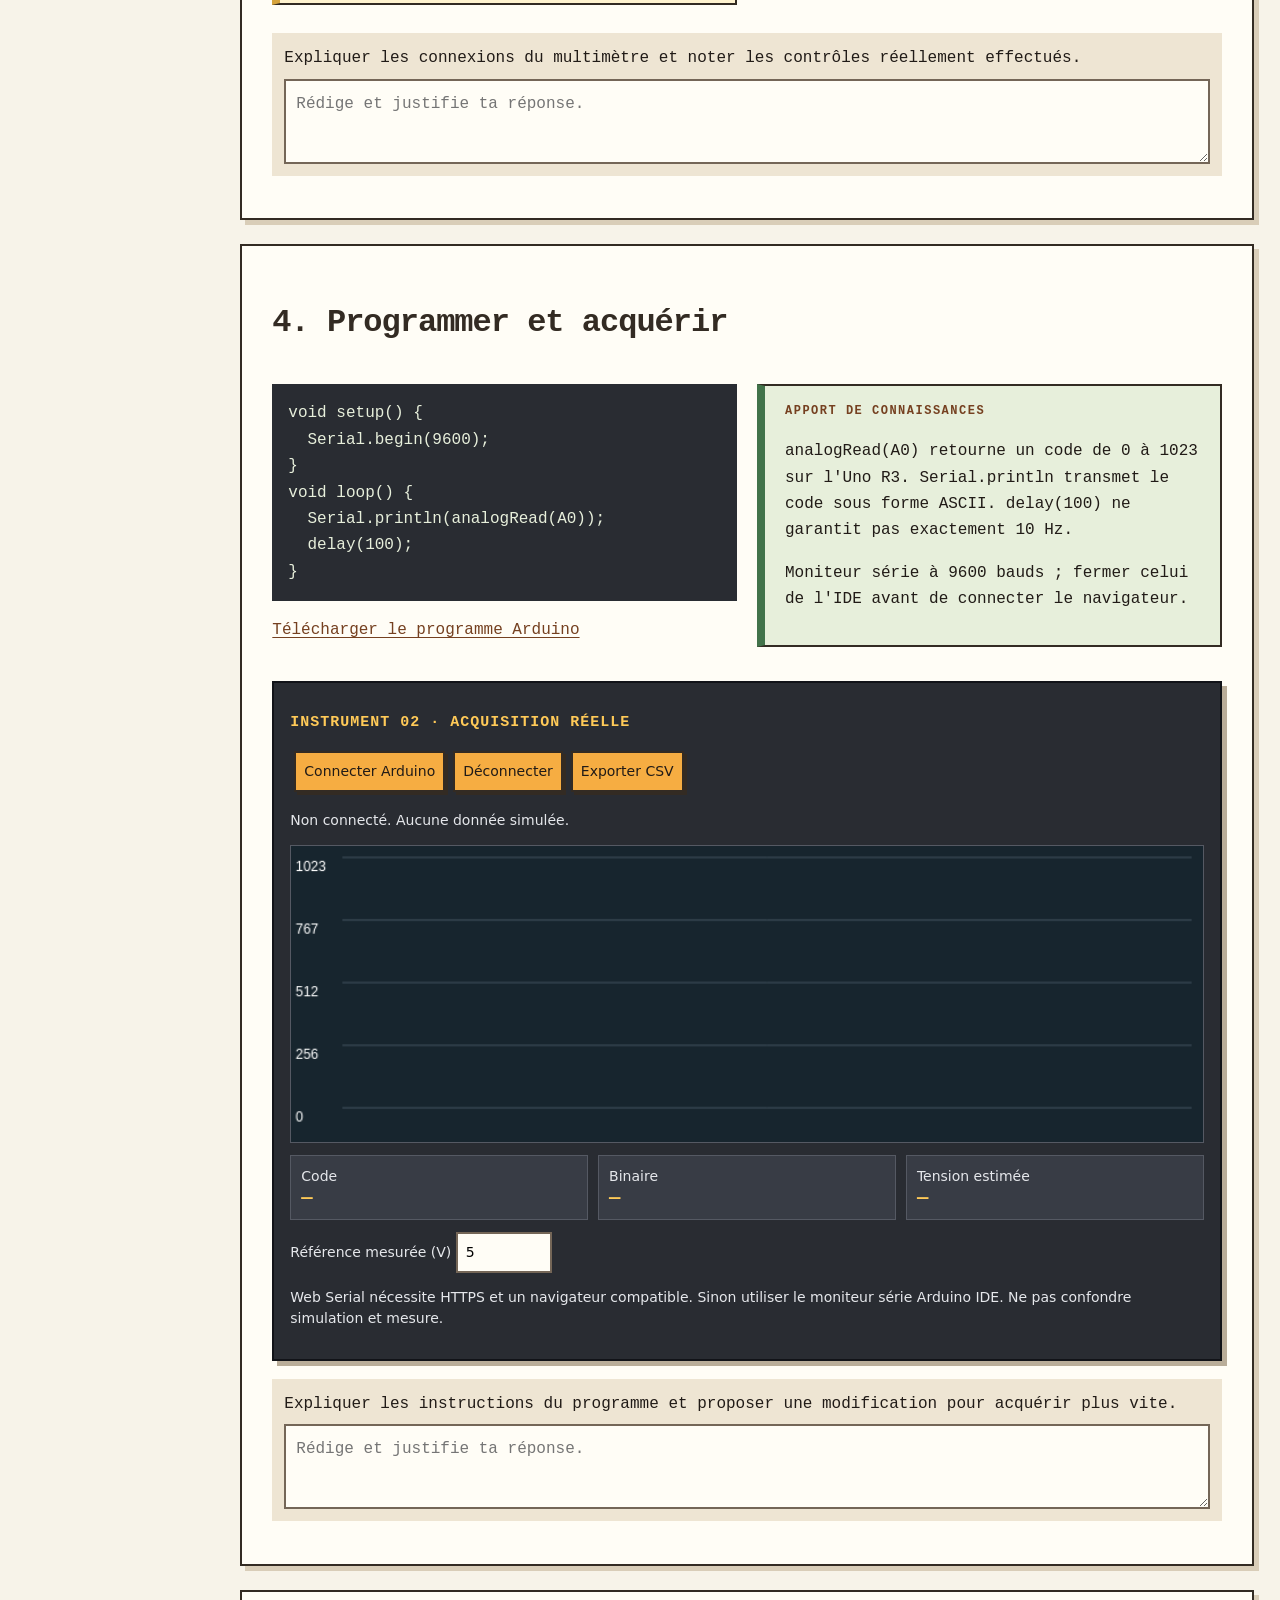
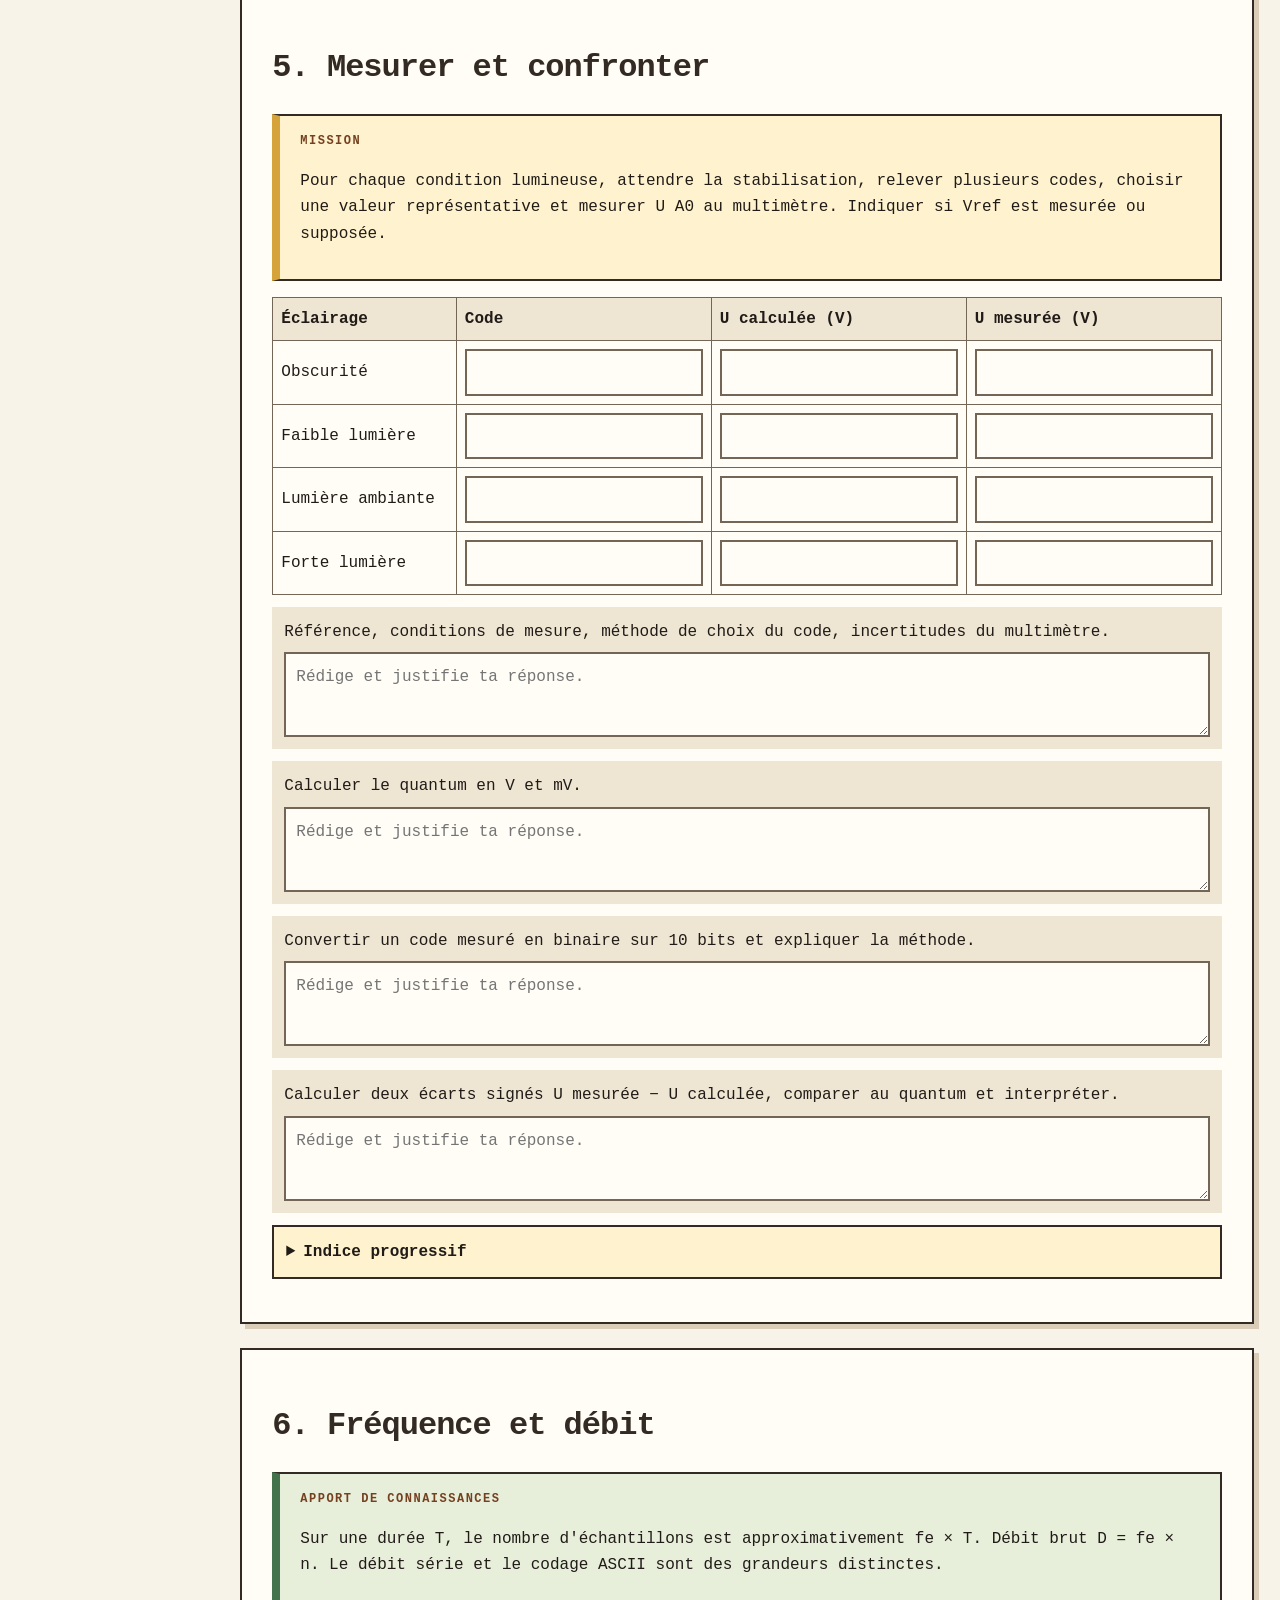
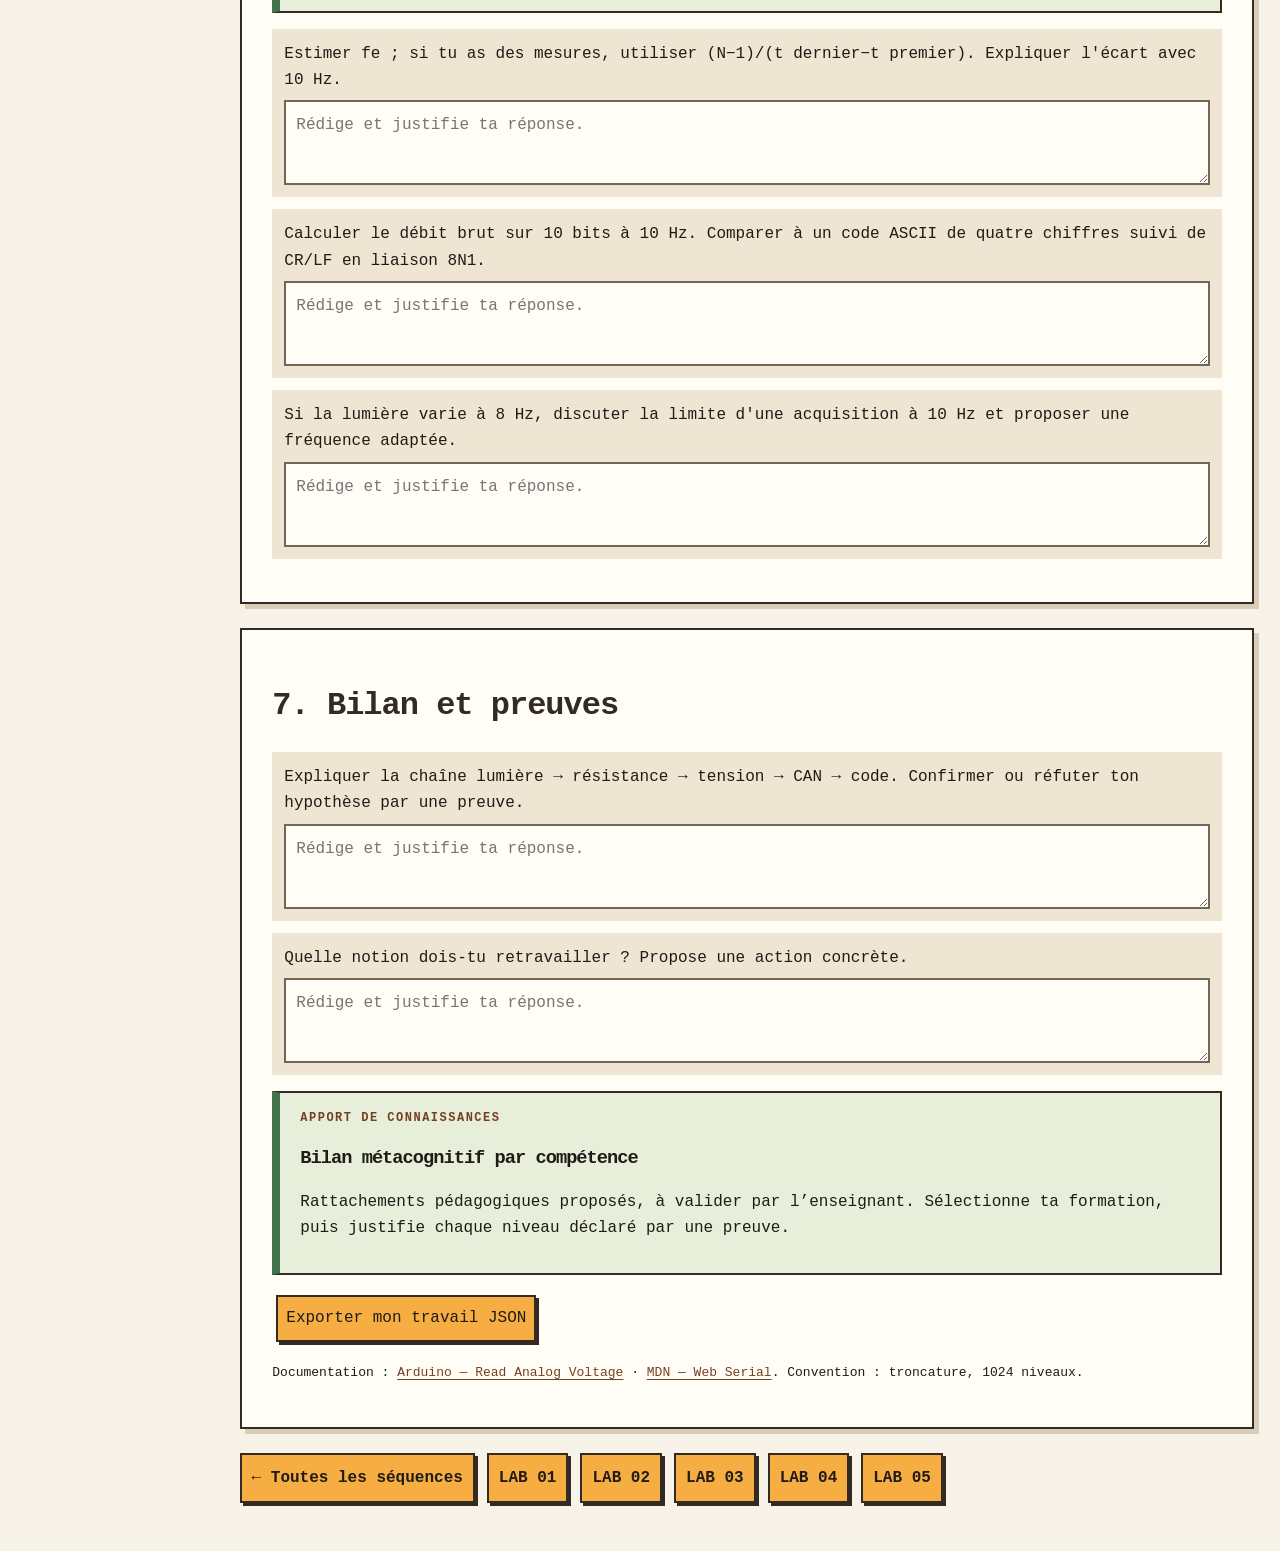
<file: tp-arduino.html>
<!doctype html><html lang="fr"><head><meta charset="utf-8"><meta name="viewport" content="width=device-width, initial-scale=1"><title>CAN LAB 04 — Manipuler · Arduino et photorésistance</title><style>*{box-sizing:border-box}body{margin:0;width:100%;max-width:none;padding:clamp(12px,2vw,28px);font:16px/1.65 ui-monospace,"Courier New",monospace;background:#f7f3e9;color:#211b17}.hero{padding:clamp(20px,3vw,42px);margin-bottom:20px}.hero nav{display:flex;flex-wrap:wrap;gap:12px;padding-right:70px}.hero a{color:#ffca58}.eyebrow,.tag{font-size:12px;font-weight:bold;letter-spacing:1.5px}.workspace{display:grid;grid-template-columns:clamp(180px,15vw,240px) minmax(0,1fr);gap:22px;align-items:start}.workspace>main{min-width:0}.sidebar{position:sticky;top:12px;padding:15px}.sidebar a{display:block;padding:8px;margin:4px 0;text-decoration:none}.sidebar a:hover{background:#f6ad42}.workspace section{margin:0 0 24px;padding:clamp(16px,2.4vw,34px);scroll-margin-top:12px}.knowledge,.example,.mission,.lesson{padding:16px 20px;margin:16px 0}.split{display:grid;grid-template-columns:repeat(2,minmax(0,1fr));gap:20px;align-items:start}.split>*{min-width:0}h1,h2,h3{line-height:1.2}h2{font-size:clamp(22px,2.5vw,32px)}label{display:block;margin:12px 0}textarea{display:block;width:100%;min-height:85px;padding:10px;margin-top:7px;font:inherit;resize:vertical}input,select,button{max-width:100%;font:inherit;padding:8px}input[type=range]{display:block;width:100%;padding:0}select{background:#fffdf6;border:2px solid #746657}button{margin:4px;cursor:pointer}a{color:#754020;text-underline-offset:3px}a:focus-visible,button:focus-visible,input:focus-visible,textarea:focus-visible,select:focus-visible{outline:3px solid #42734a;outline-offset:3px}pre{overflow:auto;background:#292c32;color:#e7efdb;padding:16px}svg,canvas{display:block;width:100%;height:auto}table{width:100%;border-collapse:collapse}th,td{padding:8px;border:1px solid #746657;text-align:left}th{background:#eee5d3}td input{width:100%;min-width:0}.table-scroll{overflow:auto}.instrument{background:#292c32;color:#e5e7eb;border:2px solid #111318;box-shadow:5px 5px 0 #b9ad99;margin:18px 0;padding:16px;font:14px/1.5 system-ui,sans-serif}.instrument h3{color:#ffca58;letter-spacing:1px;font-size:15px}.instrument svg,.instrument canvas{background:#14171b;border:1px solid #555963}.instrument output{color:#ffca58;font-weight:bold}.metrics{display:grid;grid-template-columns:repeat(auto-fit,minmax(135px,1fr));gap:10px;margin:12px 0}.metrics div{padding:10px;background:#383c45;border:1px solid #555963}.metrics output{display:block;font:700 19px monospace}.chain{display:flex;flex-wrap:wrap;gap:8px}.chain span{background:#f5e2c0;border:2px solid #332b23;padding:8px}.note{font-size:13px}.progress{overflow:hidden;margin:12px 0}.progress i{display:block;height:100%;width:0}.skill{border-left:6px solid #42734a;background:#e7efdb;padding:12px 16px;margin:10px 0}.skill[hidden]{display:none}details{background:#fff3cf;border:2px solid #332b23;padding:12px;margin:12px 0}summary{cursor:pointer;font-weight:bold}.footer-nav{display:flex;gap:12px;flex-wrap:wrap;margin:22px 0}.footer-nav a{background:#f6ad42;border:2px solid #332b23;padding:10px;box-shadow:3px 3px 0 #332b23;color:#211b17;font-weight:bold;text-decoration:none}@media(max-width:760px){body{padding:10px}.workspace{display:block}.sidebar{position:static;margin-bottom:18px}.sidebar a{display:inline-block;font-size:12px;padding:6px}.split{grid-template-columns:1fr}.hero nav{padding-right:30px}.workspace section{padding:15px}.table-scroll table{min-width:550px}.metrics{grid-template-columns:repeat(2,minmax(0,1fr))}.metrics output{font-size:16px}}

:root{--ink:#211b17;--purple:#a34b20;--green:#42734a}body{background:#f7f3e9;color:#211b17;font-family:ui-monospace,"Courier New",monospace;line-height:1.65}h1,h2,h3{font-family:ui-monospace,"Courier New",monospace;letter-spacing:-1px;font-weight:900}h1{font-size:clamp(28px,5vw,58px)}.hero{background:#25221e;color:#fff4db;border:3px solid #211b17;border-radius:0;box-shadow:7px 7px 0 #e6a34b;position:relative}.hero:after{content:"";position:absolute;right:24px;top:24px;width:64px;height:64px;background:linear-gradient(90deg,#f8bc49 25%,#f28b31 25% 50%,#e45d24 50% 75%,#b83b21 75%);clip-path:polygon(0 0,25% 0,25% 25%,50% 25%,50% 0,75% 0,75% 25%,100% 25%,100% 100%,75% 100%,75% 50%,50% 50%,50% 75%,25% 75%,25% 50%,0 50%)}.eyebrow{color:#ffbc59}.hero svg{border:0;background:transparent}.sidebar,.workspace section,.teacher,.adc-demo,.video-panel{border:2px solid #332b23;border-radius:0;box-shadow:5px 5px 0 #d9cdb8;background:#fffdf6}.sidebar a{border-radius:0;border:1px solid transparent;color:#332b23}.sidebar a.active{background:#f6ad42;color:#211b17;border:2px solid #332b23;box-shadow:3px 3px 0 #332b23}.nav{border-radius:0}.progress{border:1px solid #332b23;border-radius:0;background:#e8dfce;height:12px}.progress i{background:repeating-linear-gradient(90deg,#e97928 0 12px,#f8ad43 12px 15px)}button{border:2px solid #332b23;border-radius:0;background:#f6ad42;color:#211b17;box-shadow:3px 3px 0 #332b23;font-family:inherit}button:active{transform:translate(2px,2px);box-shadow:1px 1px 0 #332b23}button:disabled{opacity:.45}.knowledge,.example,.mission,.lesson{border-radius:0;border:2px solid #332b23;border-left-width:8px}.knowledge,.lesson{background:#e7efdb;border-left-color:#42734a}.example{background:#ffe9c5;border-left-color:#e97928}.mission{background:#fff3cf;border-left-color:#d6a33b}.tag{color:#754020}h2{color:#332b23}math{background:#f9e7cc;border:2px solid #332b23;border-radius:0;color:#211b17}textarea,input:not([type=range]){border:2px solid #746657;border-radius:0;background:#fffdf6}input[type=range]{accent-color:#e97928}.workspace svg[id]{border:5px solid #332b23;border-radius:0;background:#172a25}.visuals figure,.visuals svg,.bits span,.adc-metrics div{border-radius:0}.visuals figure{border:2px solid #332b23}.bits span.on{background:#e97928;color:#211b17}.bits span{border:1px solid #332b23}.identity{background:#eee5d3;padding:12px 18px;border:2px solid #332b23}.workspace section>label{border-radius:0;background:#eee5d3}.questions-title{border-top:2px dashed #746657}.pixel-label{display:inline-block;background:#f6ad42;color:#211b17;border:2px solid #332b23;padding:4px 10px;font-size:12px;font-weight:bold;margin-bottom:12px}@media(max-width:600px){.hero:after{width:30px;height:30px;right:10px;top:10px}.hero{padding:22px 14px}.eyebrow{max-width:80%}}


.scope{background:#292c32;color:#e5e7eb;border:2px solid #111318;box-shadow:5px 5px 0 #b9ad99;margin:22px 0;font:13px system-ui,sans-serif}.scope-head{display:flex;align-items:center;justify-content:space-between;background:#383c45;padding:12px;border-bottom:1px solid #555963}.scope-head b{letter-spacing:1px;color:#ffca58}.scope-body{display:grid;grid-template-columns:minmax(0,1fr) 155px;gap:8px;padding:10px}.scope-screen{background:#14171b;min-width:0;padding:6px}.scope-screen svg{width:100%;display:block;background:#14171b!important;border:0!important;margin:0!important}.scope-screen svg text{fill:#bfc5ce!important}.scope-panel{background:#333740;padding:10px;display:flex;flex-direction:column;gap:10px}.scope-panel label{display:block;color:#ddd;font-size:11px}.scope-panel input{width:100%;accent-color:#f6c453}.scope-panel output{display:block;font:700 15px monospace;color:#ffcf68}.scope-panel button{background:#454a53;color:white;border:1px solid #777;box-shadow:none;padding:6px;font-size:12px}.scope-panel button.running{background:#b4e9ad;color:#162d17}.scope-foot{display:flex;gap:15px;flex-wrap:wrap;background:#383c45;padding:9px 12px;font:12px monospace}.scope-led{color:#a5ed8b}.scope-legend{display:flex;gap:12px;flex-wrap:wrap;padding:7px;color:#ddd;font-size:11px}.scope-legend span:before{content:"";display:inline-block;width:12px;height:3px;background:var(--ch);vertical-align:middle;margin-right:5px}@media(max-width:650px){.scope-body{grid-template-columns:1fr}.scope-panel{display:grid;grid-template-columns:1fr 1fr}.scope-foot{gap:8px}}

body{width:100%;max-width:none}.hero a{color:#ffca58}.workspace section{border-top:2px solid #332b23}.workspace section>label{padding:12px}.instrument svg[id]{border:1px solid #555963;background:#14171b}.skill[hidden]{display:none}</style></head><body><header class="hero"><div class="eyebrow">SKILLBEAM · SCIENCES & TECHNOLOGIES · SÉQUENCE 03</div><nav aria-label="Navigation"><a href="index.html">← Toutes les séquences</a><a href="signaux.html">LAB 01</a><a href="v22.html">LAB 02</a><a href="stockage.html">LAB 03</a><a href="tp-arduino.html">LAB 04</a><a href="annales.html">LAB 05</a><strong>LAB 04 · V24</strong></nav><h1>Manipuler · Arduino et photorésistance</h1><p>Comment transformer une variation de lumière en information numérique ?</p><p>Expérimenter · Observer · Raisonner · Valider · À ton rythme</p></header><div class="identity"><div class="split"><label>Nom <input id="nom"></label><label>Prénom <input id="prenom"></label></div><label>Formation <select id="formation"><option value="">Choisir</option><option>Terminale STI2D SIN</option><option>BTS CIEL B</option></select></label><p class="note">Pour tester, utilise une identité fictive. Les réponses sont enregistrées sur cet appareil et dans le fichier exporté.</p></div><div class="workspace"><aside class="sidebar"><div class="tag">PARCOURS · LAB 04</div><nav aria-label="Étapes"><a href="#etape-1">1. Situation et hypothèse</a><a href="#etape-2">2. Expérimenter le modèle</a><a href="#etape-3">3. Câbler et contrôler</a><a href="#etape-4">4. Programmer et acquérir</a><a href="#etape-5">5. Mesurer et confronter</a><a href="#etape-6">6. Fréquence et débit</a><a href="#etape-7">7. Bilan et preuves</a></nav><div class="progress" aria-hidden="true"><i id="progress-lab"></i></div><small id="progress-text"></small></aside><main><section id="etape-1"><h2>1. Situation et hypothèse</h2><div class="mission"><div class="tag">MISSION</div><h3>Éclairage intelligent</h3><p>Une lampe automatique doit détecter la lumière ambiante. Comment convertir cette grandeur physique en un code que le microcontrôleur peut exploiter ?</p><div class='chain'><span>Lumière</span><span>→ LDR</span><span>→ Pont diviseur</span><span>→ CAN</span><span>→ Code</span></div></div><label for="hypothese">Que devient le code lorsque la lumière augmente ? Formule ton hypothèse.<textarea id="hypothese" placeholder="Rédige et justifie ta réponse."></textarea></label><label for="tp_function">Identifier la grandeur physique, le capteur, la grandeur électrique et l'information numérique.<textarea id="tp_function" placeholder="Rédige et justifie ta réponse."></textarea></label></section><section id="etape-2"><h2>2. Expérimenter le modèle</h2><div class="knowledge"><div class="tag">APPORT DE CONNAISSANCES</div><p>La résistance de la LDR diminue généralement avec la lumière. LDR en haut, résistance fixe de 10 kΩ en bas : U A0 = U alim × R/(R LDR + R). CAN idéal : q = Vref/1024 ; code = min(1023, ⌊U/q⌋) pour 0 ≤ U ≤ Vref.</p></div><div class="instrument"><h3>INSTRUMENT 01 · PONT DIVISEUR VIRTUEL</h3><p>Simulation idéale : on règle la résistance de la LDR, et non une valeur calibrée en lux. Ces valeurs ne sont pas des mesures réelles.</p><div class="split"><div><label>Résistance LDR <output id="ldr-r"></output><input id="ldr-slider" type="range" min="0" max="4" step="0.01" value="2"></label><label>Alimentation et référence <output id="ldr-v"></output><input id="ldr-ref" type="range" min="4.5" max="5.5" step="0.1" value="5"></label><div class="metrics"><div>Tension A0<output id="ldr-u"></output></div><div>Code CAN<output id="ldr-code"></output></div><div>Quantum<output id="ldr-q"></output></div><div>Binaire<output id="ldr-bin"></output></div></div></div><svg id="ldr-svg" viewBox="0 0 340 160" role="img" aria-label="Indicateur de tension simulée"><g fill="#bfc5ce" font-size="13"><text x="20" y="25">TENSION A0 / VREF</text><text x="20" y="130">0 %</text><text x="320" y="130" text-anchor="end">100 %</text></g><rect x="20" y="56" width="300" height="42" fill="#383c45" stroke="#888"/><rect id="ldr-bar" x="20" y="56" width="0" height="42" fill="#78d6a2"/><text id="ldr-pct" x="170" y="83" text-anchor="middle" fill="#fff" font-size="17"></text></svg></div></div><label for="diviseur">Expliquer le rôle du pont diviseur et le sens de variation de U A0.<textarea id="diviseur" placeholder="Rédige et justifie ta réponse."></textarea></label><label for="tp_prediction">Prévoir la tension et le code pour R LDR = 10 kΩ puis 1 kΩ, à 5 V. Vérifier par simulation.<textarea id="tp_prediction" placeholder="Rédige et justifie ta réponse."></textarea></label><details><summary>Indice progressif</summary>Calcule d'abord le rapport des résistances, puis divise la tension par le quantum.</details></section><section id="etape-3"><h2>3. Câbler et contrôler</h2><div class="split"><div><div class="mission"><div class="tag">MISSION</div><p>Matériel : Arduino Uno R3, LDR, résistance 10 kΩ, breadboard, fils, câble USB et multimètre.</p><ol><li>Débrancher l'USB.</li><li>Relier la LDR entre 5 V et A0.</li><li>Relier la résistance fixe entre A0 et GND.</li><li>Contrôler la masse commune et l'absence de court-circuit avant la mise sous tension.</li><li>Mesurer U A0 par rapport à GND en mode voltmètre continu.</li></ol><p>Ne pas appliquer de tension hors de la plage autorisée sur A0.</p></div></div><div><svg viewBox="0 0 400 230" role="img" aria-label="Pont diviseur LDR en haut, résistance 10 kiloohms en bas, A0 au point milieu"><g stroke="#26332b" stroke-width="2" fill="none"><path d="M80 25H300V50 M80 25V50 M80 100V120H300 M80 120V150 M80 190V210H300"/><rect x="68" y="50" width="24" height="50"/><rect x="68" y="150" width="24" height="40"/><circle cx="80" cy="120" r="4" fill="#26332b"/><rect x="300" y="10" width="95" height="210" rx="8" fill="#dceee4"/></g><g font-size="13"><text x="105" y="80">LDR</text><text x="105" y="175">10 kΩ</text><text x="310" y="30">5 V</text><text x="310" y="124">A0</text><text x="310" y="210">GND</text><text x="310" y="80">UNO R3</text></g></svg></div></div><label for="tp_wiring">Expliquer les connexions du multimètre et noter les contrôles réellement effectués.<textarea id="tp_wiring" placeholder="Rédige et justifie ta réponse."></textarea></label></section><section id="etape-4"><h2>4. Programmer et acquérir</h2><div class="split"><div><pre>void setup() {
  Serial.begin(9600);
}
void loop() {
  Serial.println(analogRead(A0));
  delay(100);
}</pre><a href="arduino/photoresistance.ino" download>Télécharger le programme Arduino</a></div><div><div class="knowledge"><div class="tag">APPORT DE CONNAISSANCES</div><p>analogRead(A0) retourne un code de 0 à 1023 sur l'Uno R3. Serial.println transmet le code sous forme ASCII. delay(100) ne garantit pas exactement 10 Hz.</p><p>Moniteur série à 9600 bauds ; fermer celui de l'IDE avant de connecter le navigateur.</p></div></div></div><div class="instrument"><h3>INSTRUMENT 02 · ACQUISITION RÉELLE</h3><button id="connect">Connecter Arduino</button><button id="stop">Déconnecter</button><button id="csv">Exporter CSV</button><p id="status" role="status">Non connecté. Aucune donnée simulée.</p><canvas id="plot" width="800" height="260" aria-label="Courbe des codes CAN reçus"></canvas><div class="metrics"><div>Code<output id="code">—</output></div><div>Binaire<output id="binary">—</output></div><div>Tension estimée<output id="voltage">—</output></div></div><label>Référence mesurée (V) <input id="vref" type="number" min="0.1" max="5.5" step="0.01" value="5"></label><p>Web Serial nécessite HTTPS et un navigateur compatible. Sinon utiliser le moniteur série Arduino IDE. Ne pas confondre simulation et mesure.</p></div><label for="tp_program">Expliquer les instructions du programme et proposer une modification pour acquérir plus vite.<textarea id="tp_program" placeholder="Rédige et justifie ta réponse."></textarea></label></section><section id="etape-5"><h2>5. Mesurer et confronter</h2><div class="mission"><div class="tag">MISSION</div><p>Pour chaque condition lumineuse, attendre la stabilisation, relever plusieurs codes, choisir une valeur représentative et mesurer U A0 au multimètre. Indiquer si Vref est mesurée ou supposée.</p></div><div class="table-scroll"><table><thead><tr><th>Éclairage</th><th>Code</th><th>U calculée (V)</th><th>U mesurée (V)</th></tr></thead><tbody id="measure"></tbody></table></div><label for="tp_conditions">Référence, conditions de mesure, méthode de choix du code, incertitudes du multimètre.<textarea id="tp_conditions" placeholder="Rédige et justifie ta réponse."></textarea></label><label for="pas">Calculer le quantum en V et mV.<textarea id="pas" placeholder="Rédige et justifie ta réponse."></textarea></label><label for="conversion">Convertir un code mesuré en binaire sur 10 bits et expliquer la méthode.<textarea id="conversion" placeholder="Rédige et justifie ta réponse."></textarea></label><label for="ecart">Calculer deux écarts signés U mesurée − U calculée, comparer au quantum et interpréter.<textarea id="ecart" placeholder="Rédige et justifie ta réponse."></textarea></label><details><summary>Indice progressif</summary>Un écart supérieur au quantum ne prouve pas un CAN défectueux : considérer la référence, la stabilité du signal et le multimètre.</details></section><section id="etape-6"><h2>6. Fréquence et débit</h2><div class="knowledge"><div class="tag">APPORT DE CONNAISSANCES</div><p>Sur une durée T, le nombre d'échantillons est approximativement fe × T. Débit brut D = fe × n. Le débit série et le codage ASCII sont des grandeurs distinctes.</p></div><label for="frequence">Estimer fe ; si tu as des mesures, utiliser (N−1)/(t dernier−t premier). Expliquer l'écart avec 10 Hz.<textarea id="frequence" placeholder="Rédige et justifie ta réponse."></textarea></label><label for="debit">Calculer le débit brut sur 10 bits à 10 Hz. Comparer à un code ASCII de quatre chiffres suivi de CR/LF en liaison 8N1.<textarea id="debit" placeholder="Rédige et justifie ta réponse."></textarea></label><label for="tp_transfer">Si la lumière varie à 8 Hz, discuter la limite d'une acquisition à 10 Hz et proposer une fréquence adaptée.<textarea id="tp_transfer" placeholder="Rédige et justifie ta réponse."></textarea></label></section><section id="etape-7"><h2>7. Bilan et preuves</h2><label for="bilan">Expliquer la chaîne lumière → résistance → tension → CAN → code. Confirmer ou réfuter ton hypothèse par une preuve.<textarea id="bilan" placeholder="Rédige et justifie ta réponse."></textarea></label><label for="remediation">Quelle notion dois-tu retravailler ? Propose une action concrète.<textarea id="remediation" placeholder="Rédige et justifie ta réponse."></textarea></label><div class="knowledge"><div class="tag">APPORT DE CONNAISSANCES</div><h3>Bilan métacognitif par compétence</h3><p>Rattachements pédagogiques proposés, à valider par l’enseignant. Sélectionne ta formation, puis justifie chaque niveau déclaré par une preuve.</p><div class="skill" data-profile="Terminale STI2D SIN" hidden><strong>CO3.1 — Identifier les fonctions et constituants, entrées et sorties</strong><label>Niveau déclaré <select id="tp_level_0"><option value="">Non renseigné</option><option>Non évalué</option><option>Insuffisant</option><option>Fragile</option><option>Satisfaisant</option><option>Très bonne maîtrise</option></select></label><label for="tp_proof_0">Preuve / justification<textarea id="tp_proof_0" placeholder="Rédige et justifie ta réponse."></textarea></label></div><div class="skill" data-profile="Terminale STI2D SIN" hidden><strong>CO7.5 — Mettre en œuvre un scénario de validation et interpréter les résultats</strong><label>Niveau déclaré <select id="tp_level_1"><option value="">Non renseigné</option><option>Non évalué</option><option>Insuffisant</option><option>Fragile</option><option>Satisfaisant</option><option>Très bonne maîtrise</option></select></label><label for="tp_proof_1">Preuve / justification<textarea id="tp_proof_1" placeholder="Rédige et justifie ta réponse."></textarea></label></div><div class="skill" data-profile="Terminale STI2D SIN" hidden><strong>CO7.6 SIN1 — Expérimenter les moyens matériels de la chaîne d’information</strong><label>Niveau déclaré <select id="tp_level_2"><option value="">Non renseigné</option><option>Non évalué</option><option>Insuffisant</option><option>Fragile</option><option>Satisfaisant</option><option>Très bonne maîtrise</option></select></label><label for="tp_proof_2">Preuve / justification<textarea id="tp_proof_2" placeholder="Rédige et justifie ta réponse."></textarea></label></div><div class="skill" data-profile="BTS CIEL B" hidden><strong>C04 — Analyser une structure matérielle et logicielle</strong><label>Niveau déclaré <select id="tp_level_3"><option value="">Non renseigné</option><option>Non évalué</option><option>Insuffisant</option><option>Fragile</option><option>Satisfaisant</option><option>Très bonne maîtrise</option></select></label><label for="tp_proof_3">Preuve / justification<textarea id="tp_proof_3" placeholder="Rédige et justifie ta réponse."></textarea></label></div><div class="skill" data-profile="BTS CIEL B" hidden><strong>C06 — Valider une structure matérielle et logicielle</strong><label>Niveau déclaré <select id="tp_level_4"><option value="">Non renseigné</option><option>Non évalué</option><option>Insuffisant</option><option>Fragile</option><option>Satisfaisant</option><option>Très bonne maîtrise</option></select></label><label for="tp_proof_4">Preuve / justification<textarea id="tp_proof_4" placeholder="Rédige et justifie ta réponse."></textarea></label></div></div><button id="export">Exporter mon travail JSON</button><p id="save" role="status"></p><p class="note">Documentation : <a href="https://docs.arduino.cc/built-in-examples/basics/ReadAnalogVoltage">Arduino — Read Analog Voltage</a> · <a href="https://developer.mozilla.org/en-US/docs/Web/API/Web_Serial_API">MDN — Web Serial</a>. Convention : troncature, 1024 niveaux.</p></section><div class="footer-nav"><a href="index.html">← Toutes les séquences</a><a href="signaux.html">LAB 01</a><a href="v22.html">LAB 02</a><a href="stockage.html">LAB 03</a><a href="tp-arduino.html">LAB 04</a><a href="annales.html">LAB 05</a></div></main></div><script>
const g=id=>document.getElementById(id);const data=[];let port,reader,running=false;const key='can-lab-tp-v1';['Obscurité','Faible lumière','Lumière ambiante','Forte lumière'].forEach((name,i)=>{let tr=document.createElement('tr');let td=document.createElement('td');td.textContent=name;tr.append(td);['code','calc','mesure'].forEach(k=>{let cell=document.createElement('td'),a=document.createElement('input');a.id=k+'_'+i;a.setAttribute('aria-label',name+' '+k);a.inputMode='decimal';cell.append(a);tr.append(cell)});g('measure').append(tr)});const fields=()=>Array.from(document.querySelectorAll('input[id],textarea[id],select[id]'));try{let old=JSON.parse(localStorage.getItem(key)||'{}');fields().forEach(a=>{if(typeof old[a.id]==='string')a.value=old[a.id]})}catch(e){}const answers=()=>Object.fromEntries(fields().map(a=>[a.id,a.value]));document.addEventListener('input',()=>{try{localStorage.setItem(key,JSON.stringify(answers()));g('save').textContent='Réponses enregistrées sur cet appareil.'}catch(e){g('save').textContent='Stockage indisponible : exporter le JSON.'}});function download(name,content,type){let a=document.createElement('a'),u=URL.createObjectURL(new Blob([content],{type}));a.href=u;a.download=name;a.click();setTimeout(()=>URL.revokeObjectURL(u),1000)}function draw(){let c=g('plot'),x=c.getContext('2d');x.fillStyle='#17252e';x.fillRect(0,0,800,260);x.font='12px sans-serif';for(let i=0;i<=4;i++){let y=10+i*55;x.strokeStyle='#43535e';x.beginPath();x.moveTo(45,y);x.lineTo(790,y);x.stroke();x.fillStyle='#fff';x.fillText(Math.round(1023*(1-i/4)),4,y+12)}let d=data.slice(-200);x.strokeStyle='#4ade80';x.beginPath();d.forEach((v,i)=>{let a=45+745*i/Math.max(1,d.length-1),b=230-220*v.code/1023;i?x.lineTo(a,b):x.moveTo(a,b)});x.stroke()}draw();function receive(line){if(!/^\d{1,4}$/.test(line.trim()))return;let n=Number(line);if(n>1023)return;data.push({timestamp_ms:Date.now(),code:n});if(data.length>50000)data.shift();g('code').textContent=n;g('binary').textContent=n.toString(2).padStart(10,'0');g('voltage').textContent=(n*Number(g('vref').value)/1024).toFixed(3)+' V';draw()}g('connect').onclick=async()=>{if(running)return;if(!navigator.serial){g('status').textContent='Web Serial indisponible : utiliser Arduino IDE.';return}g('connect').disabled=true;try{port=await navigator.serial.requestPort();await port.open({baudRate:9600});running=true;reader=port.readable.getReader();g('status').textContent='Arduino connecté';let decoder=new TextDecoder(),buffer='';while(running){let {value,done}=await reader.read();if(done)break;buffer+=decoder.decode(value,{stream:true});let lines=buffer.split('\n');buffer=lines.pop();lines.forEach(receive);if(buffer.length>1000)buffer=''}}catch(e){g('status').textContent='Connexion interrompue : '+e.message}finally{running=false;if(reader){reader.releaseLock();reader=null}if(port){try{await port.close()}catch(e){}port=null}g('connect').disabled=false}};g('stop').onclick=async()=>{running=false;if(reader)try{await reader.cancel()}catch(e){}g('status').textContent='Déconnecté'};g('csv').onclick=()=>download('mesures_CAN.csv','timestamp_ms,code\n'+data.map(d=>d.timestamp_ms+','+d.code).join('\n'),'text/csv');g('export').onclick=()=>{if(!g('nom').value.trim()||!g('prenom').value.trim()||!g('formation').value){g('save').textContent='Compléter nom, prénom et formation.';return}download('CAN_TP_'+g('nom').value.replace(/[^\p{L}\p{N}-]/gu,'_')+'.json',JSON.stringify({schema_version:1,activity_id:'can-lab-tp',answers:answers(),measurements:data},null,2),'application/json')};
</script><script>(()=>{const g=id=>document.getElementById(id);function refresh(){document.querySelectorAll('[data-profile]').forEach(x=>x.hidden=x.dataset.profile!==g('formation').value);const a=[...document.querySelectorAll('textarea')].filter(x=>!x.closest('[hidden]')),n=a.filter(x=>x.value.trim()).length;g('progress-lab').style.width=(a.length?100*n/a.length:0)+'%';g('progress-text').textContent=n+' / '+a.length+' réponses renseignées — pas un score de maîtrise';}document.addEventListener('input',refresh);document.addEventListener('change',refresh);refresh()})();
(()=>{const g=id=>document.getElementById(id);function draw(){let r=10**(+g('ldr-slider').value-1),v=+g('ldr-ref').value,u=v*10/(r+10),q=v/1024,n=Math.min(1023,Math.floor(u/q));g('ldr-r').textContent=r.toFixed(2)+' kΩ';g('ldr-v').textContent=v.toFixed(1)+' V';g('ldr-u').textContent=u.toFixed(3)+' V';g('ldr-code').textContent=n;g('ldr-q').textContent=(1000*q).toFixed(3)+' mV';g('ldr-bin').textContent=n.toString(2).padStart(10,'0');g('ldr-bar').setAttribute('width',300*u/v);g('ldr-pct').textContent=(100*u/v).toFixed(1)+' %'}['ldr-slider','ldr-ref'].forEach(id=>g(id).addEventListener('input',draw));draw()})();</script><script src="portail-sync.js" defer></script>
</body></html>
</file>
